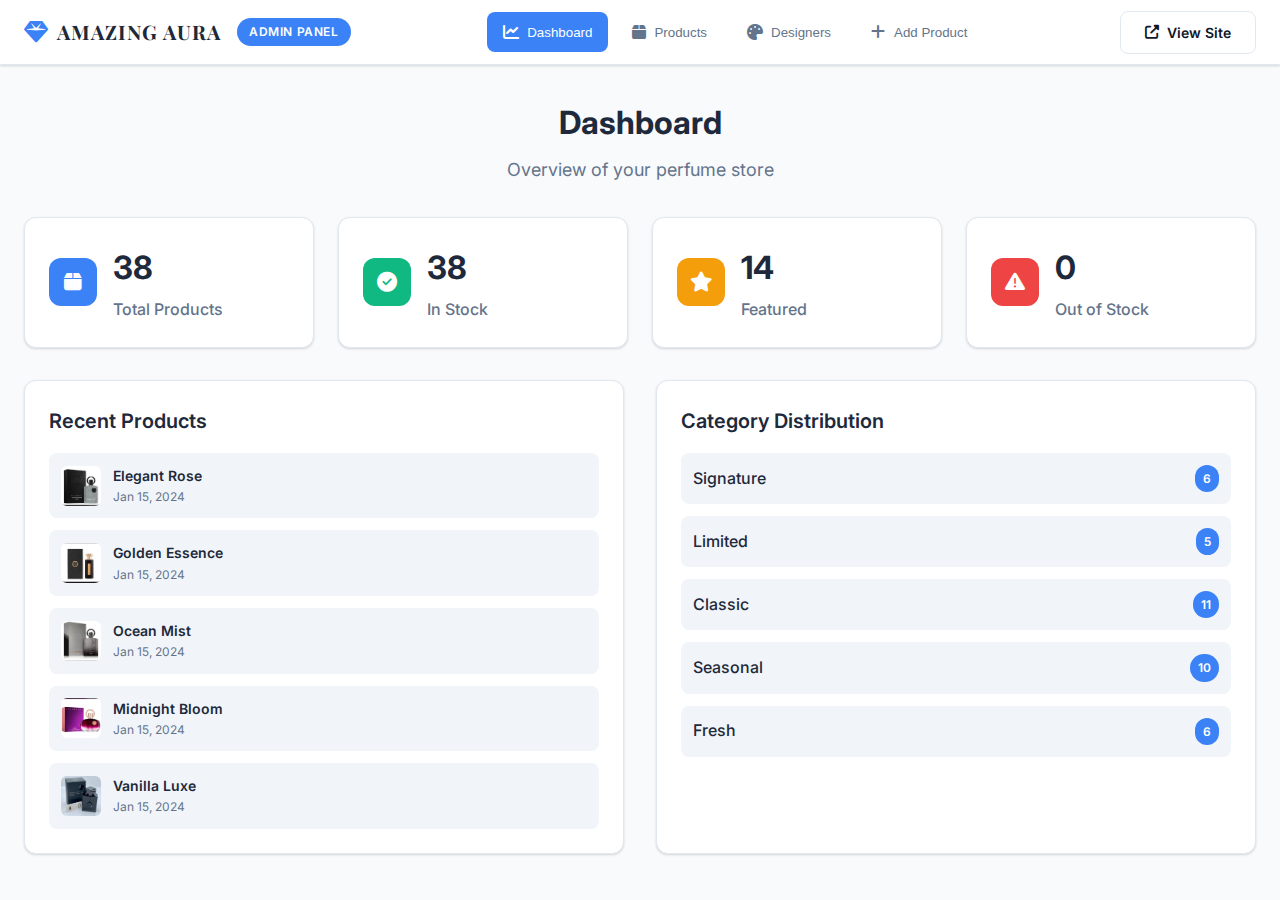
<file: admin.html>
<!DOCTYPE html>
<html lang="en">
<head>
    <meta charset="UTF-8">
    <meta name="viewport" content="width=device-width, initial-scale=1.0">
    <title>Admin Panel - Amazing Aura Perfumes</title>
    <meta name="description" content="Admin panel for managing Amazing Aura Perfumes products and inventory.">
    
    <!-- Fonts -->
    <link rel="preconnect" href="https://fonts.googleapis.com">
    <link rel="preconnect" href="https://fonts.gstatic.com" crossorigin>
    <link href="https://fonts.googleapis.com/css2?family=Playfair+Display:wght@400;500;600;700&family=Inter:wght@300;400;500;600;700&display=swap" rel="stylesheet">
    
    <!-- Icons -->
    <link rel="stylesheet" href="https://cdnjs.cloudflare.com/ajax/libs/font-awesome/6.4.0/css/all.min.css">
    
    <!-- CSS -->
    <link rel="stylesheet" href="assets/css/style.css">
    <link rel="stylesheet" href="assets/css/admin.css">
</head>
<body class="admin-body">
    <!-- Admin Header -->
    <header class="admin-header">
        <div class="admin-container">
            <div class="admin-brand">
                <a href="index.html" class="brand-logo">
                    <i class="fas fa-gem"></i>
                    <span>AMAZING AURA</span>
                </a>
                <span class="admin-badge">Admin Panel</span>
            </div>
            
            <div class="admin-nav">
                <button class="nav-btn active" data-section="dashboard">
                    <i class="fas fa-chart-line"></i>
                    <span>Dashboard</span>
                </button>
                <button class="nav-btn" data-section="products">
                    <i class="fas fa-box"></i>
                    <span>Products</span>
                </button>
                <button class="nav-btn" data-section="designers">
                    <i class="fas fa-palette"></i>
                    <span>Designers</span>
                </button>
                <button class="nav-btn" data-section="add-product">
                    <i class="fas fa-plus"></i>
                    <span>Add Product</span>
                </button>
            </div>
            
            <div class="admin-actions">
                <button class="btn btn-outline" onclick="window.open('index.html', '_blank')">
                    <i class="fas fa-external-link-alt"></i>
                    <span>View Site</span>
                </button>
            </div>
        </div>
    </header>

    <!-- Admin Content -->
    <main class="admin-main">
        <!-- Dashboard Section -->
        <section class="admin-section active" id="dashboard">
            <div class="admin-container">
                <div class="section-header">
                    <h1>Dashboard</h1>
                    <p>Overview of your perfume store</p>
                </div>
                
                <div class="stats-grid">
                    <div class="stat-card">
                        <div class="stat-icon">
                            <i class="fas fa-box"></i>
                        </div>
                        <div class="stat-content">
                            <h3 id="totalProducts">0</h3>
                            <p>Total Products</p>
                        </div>
                    </div>
                    
                    <div class="stat-card">
                        <div class="stat-icon">
                            <i class="fas fa-check-circle"></i>
                        </div>
                        <div class="stat-content">
                            <h3 id="inStockProducts">0</h3>
                            <p>In Stock</p>
                        </div>
                    </div>
                    
                    <div class="stat-card">
                        <div class="stat-icon">
                            <i class="fas fa-star"></i>
                        </div>
                        <div class="stat-content">
                            <h3 id="featuredProducts">0</h3>
                            <p>Featured</p>
                        </div>
                    </div>
                    
                    <div class="stat-card">
                        <div class="stat-icon">
                            <i class="fas fa-exclamation-triangle"></i>
                        </div>
                        <div class="stat-content">
                            <h3 id="outOfStockProducts">0</h3>
                            <p>Out of Stock</p>
                        </div>
                    </div>
                </div>
                
                <div class="dashboard-grid">
                    <div class="dashboard-card">
                        <h3>Recent Products</h3>
                        <div class="recent-products" id="recentProducts">
                            <!-- Recent products will be loaded here -->
                        </div>
                    </div>
                    
                    <div class="dashboard-card">
                        <h3>Category Distribution</h3>
                        <div class="category-chart" id="categoryChart">
                            <!-- Category chart will be loaded here -->
                        </div>
                    </div>
                </div>
            </div>
        </section>

        <!-- Products Section -->
        <section class="admin-section" id="products">
            <div class="admin-container">
                <div class="section-header">
                    <h1>Products</h1>
                    <p>Manage your perfume collection</p>
                </div>
                
                <div class="products-controls">
                    <div class="search-box">
                        <input type="text" id="productSearch" placeholder="Search products...">
                        <i class="fas fa-search"></i>
                    </div>
                    
                    <div class="filter-controls">
                        <select id="categoryFilter">
                            <option value="">All Categories</option>
                            <option value="signature">Signature</option>
                            <option value="limited">Limited Edition</option>
                            <option value="classic">Classic</option>
                            <option value="fresh">Fresh</option>
                            <option value="seasonal">Seasonal</option>
                        </select>
                        
                        <select id="stockFilter">
                            <option value="">All Stock Status</option>
                            <option value="in-stock">In Stock</option>
                            <option value="out-of-stock">Out of Stock</option>
                        </select>
                    </div>
                </div>
                
                <div class="products-table-container">
                    <table class="products-table">
                        <thead>
                            <tr>
                                <th>Image</th>
                                <th>Name</th>
                                <th>Designer</th>
                                <th>Category</th>
                                <th>Contact</th>
                                <th>Stock</th>
                                <th>Rating</th>
                                <th>Actions</th>
                            </tr>
                        </thead>
                        <tbody id="productsTableBody">
                            <!-- Products will be loaded here -->
                        </tbody>
                    </table>
                </div>
            </div>
        </section>

        <!-- Designers Section -->
        <section class="admin-section" id="designers">
            <div class="admin-container">
                <div class="section-header">
                    <h1>Designers</h1>
                    <p>Manage perfume designers</p>
                </div>
                
                <div class="designers-controls">
                    <div class="search-box">
                        <input type="text" id="designerSearch" placeholder="Search designers...">
                        <i class="fas fa-search"></i>
                    </div>
                    
                    <button class="btn btn-primary" onclick="adminPanel.showAddDesignerModal()">
                        <i class="fas fa-plus"></i>
                        <span>Add Designer</span>
                    </button>
                </div>
                
                <div class="designers-grid" id="designersGrid">
                    <!-- Designers will be loaded here -->
                </div>
            </div>
        </section>

        <!-- Add Product Section -->
        <section class="admin-section" id="add-product">
            <div class="admin-container">
                <div class="section-header">
                    <h1>Add New Product</h1>
                    <p>Create a new perfume product</p>
                </div>
                
                <form class="product-form" id="addProductForm">
                    <div class="form-grid">
                        <div class="form-section">
                            <h3>Basic Information</h3>
                            
                            <div class="form-group">
                                <label for="productName">Product Name *</label>
                                <input type="text" id="productName" name="name" required>
                            </div>
                            
                            <div class="form-group">
                                <label for="productCategory">Category *</label>
                                <select id="productCategory" name="category" required>
                                    <option value="">Select Category</option>
                                    <option value="signature">Signature Collection</option>
                                    <option value="limited">Limited Edition</option>
                                    <option value="classic">Classic Collection</option>
                                    <option value="fresh">Fresh Collection</option>
                                    <option value="seasonal">Seasonal Collection</option>
                                </select>
                            </div>
                            
                            <div class="form-group">
                                <label for="productDesigner">Designer *</label>
                                <select id="productDesigner" name="designer" required>
                                    <option value="">Select Designer</option>
                                </select>
                            </div>
                            
                            <div class="form-group">
                                <label for="productDescription">Description *</label>
                                <textarea id="productDescription" name="description" rows="4" required></textarea>
                            </div>
                            
                            <div class="form-group">
                                <label for="productGender">Gender</label>
                                <select id="productGender" name="gender">
                                    <option value="unisex">Unisex</option>
                                    <option value="men">Men</option>
                                    <option value="women">Women</option>
                                </select>
                            </div>
                        </div>
                        
                        <div class="form-section">
                            <h3>Contact Information</h3>
                            
                            <div class="contact-info">
                                <p><strong>WhatsApp:</strong> 07068045006</p>
                                <p><strong>Email:</strong> amazingperfume.ng@gmail.com</p>
                                <p><em>Customers will contact via WhatsApp for pricing</em></p>
                            </div>
                        </div>
                        
                        <div class="form-section">
                            <h3>Images</h3>
                            
                            <div class="form-group">
                                <label for="productImages">Product Images</label>
                                <div class="image-upload-area" id="imageUploadArea">
                                    <div class="upload-placeholder">
                                        <i class="fas fa-cloud-upload-alt"></i>
                                        <p>Drag & drop images here or click to browse</p>
                                        <span>Supports: JPG, PNG, WEBP (Max 5MB each)</span>
                                    </div>
                                    <input type="file" id="imageUpload" multiple accept="image/*" style="display: none;">
                                    <div class="uploaded-images" id="uploadedImages"></div>
                                </div>
                            </div>
                        </div>
                        
                        <div class="form-section">
                            <h3>Fragrance Notes</h3>
                            
                            <div class="notes-grid">
                                <div class="form-group">
                                    <label for="topNotes">Top Notes</label>
                                    <input type="text" id="topNotes" name="topNotes" placeholder="e.g., Bergamot, Lemon, Orange">
                                </div>
                                
                                <div class="form-group">
                                    <label for="heartNotes">Heart Notes</label>
                                    <input type="text" id="heartNotes" name="heartNotes" placeholder="e.g., Rose, Jasmine, Vanilla">
                                </div>
                                
                                <div class="form-group">
                                    <label for="baseNotes">Base Notes</label>
                                    <input type="text" id="baseNotes" name="baseNotes" placeholder="e.g., Sandalwood, Musk, Amber">
                                </div>
                            </div>
                        </div>
                        
                        <div class="form-section">
                            <h3>Additional Details</h3>
                            
                            <div class="details-grid">
                                <div class="form-group">
                                    <label for="productIntensity">Intensity</label>
                                    <select id="productIntensity" name="intensity">
                                        <option value="light">Light</option>
                                        <option value="moderate">Moderate</option>
                                        <option value="strong">Strong</option>
                                    </select>
                                </div>
                                
                                
                                <div class="form-group">
                                    <label for="productSillage">Sillage</label>
                                    <select id="productSillage" name="sillage">
                                        <option value="light">Light</option>
                                        <option value="moderate">Moderate</option>
                                        <option value="heavy">Heavy</option>
                                    </select>
                                </div>
                            </div>
                            
                            <div class="checkbox-group">
                                <label class="checkbox-label">
                                    <input type="checkbox" name="featured">
                                    <span class="checkmark"></span>
                                    Featured Product
                                </label>
                                
                                <label class="checkbox-label">
                                    <input type="checkbox" name="inStock" checked>
                                    <span class="checkmark"></span>
                                    In Stock
                                </label>
                            </div>
                            
                            <div class="form-group">
                                <label for="productBadge">Badge (Optional)</label>
                                <input type="text" id="productBadge" name="badge" placeholder="e.g., New, Bestseller, Limited">
                            </div>
                        </div>
                    </div>
                    
                    <div class="form-actions">
                        <button type="button" class="btn btn-outline" onclick="document.getElementById('addProductForm').reset()">
                            <i class="fas fa-undo"></i>
                            <span>Reset Form</span>
                        </button>
                        <button type="submit" class="btn btn-primary">
                            <i class="fas fa-plus"></i>
                            <span>Add Product</span>
                        </button>
                    </div>
                </form>
            </div>
        </section>


    </main>

    <!-- Mobile Navigation -->
    <nav class="mobile-nav">
        <div class="mobile-nav-container">
            <button class="mobile-nav-btn active" data-section="dashboard">
                <i class="fas fa-chart-line"></i>
                <span>Dashboard</span>
            </button>
            <button class="mobile-nav-btn" data-section="products">
                <i class="fas fa-box"></i>
                <span>Products</span>
            </button>
            <button class="mobile-nav-btn" data-section="designers">
                <i class="fas fa-palette"></i>
                <span>Designers</span>
            </button>
            <button class="mobile-nav-btn" data-section="add-product">
                <i class="fas fa-plus"></i>
                <span>Add</span>
            </button>
        </div>
    </nav>

    <!-- Edit Product Modal -->
    <div class="modal" id="editProductModal">
        <div class="modal-overlay"></div>
        <div class="modal-content">
            <div class="modal-header">
                <h2>Edit Product</h2>
                <button class="modal-close" onclick="closeEditModal()">
                    <i class="fas fa-times"></i>
                </button>
            </div>
            <div class="modal-body">
                <form id="editProductForm">
                    <!-- Edit form will be populated dynamically -->
                </form>
            </div>
        </div>
    </div>

    <!-- Delete Confirmation Modal -->
    <div class="modal" id="deleteModal">
        <div class="modal-overlay"></div>
        <div class="modal-content">
            <div class="modal-header">
                <h2>Confirm Delete</h2>
                <button class="modal-close" onclick="closeDeleteModal()">
                    <i class="fas fa-times"></i>
                </button>
            </div>
            <div class="modal-body">
                <p>Are you sure you want to delete this product? This action cannot be undone.</p>
                <div class="modal-actions">
                    <button class="btn btn-outline" onclick="closeDeleteModal()">Cancel</button>
                    <button class="btn btn-danger" id="confirmDeleteBtn">Delete Product</button>
                </div>
            </div>
        </div>
    </div>

    <!-- Add Designer Modal -->
    <div class="modal" id="addDesignerModal">
        <div class="modal-overlay"></div>
        <div class="modal-content">
            <div class="modal-header">
                <h2>Add Designer</h2>
                <button class="modal-close" onclick="adminPanel.closeDesignerModal()">
                    <i class="fas fa-times"></i>
                </button>
            </div>
            <div class="modal-body">
                <form id="addDesignerForm">
                    <div class="form-group">
                        <label for="designerName">Designer Name *</label>
                        <input type="text" id="designerName" name="name" required>
                    </div>
                    <div class="modal-actions">
                        <button type="button" class="btn btn-outline" onclick="adminPanel.closeDesignerModal()">Cancel</button>
                        <button type="submit" class="btn btn-primary">Add Designer</button>
                    </div>
                </form>
            </div>
        </div>
    </div>

    <!-- Scripts -->
    <script src="assets/js/database.js"></script>
    <script src="assets/js/admin.js"></script>
</body>
</html>
</file>
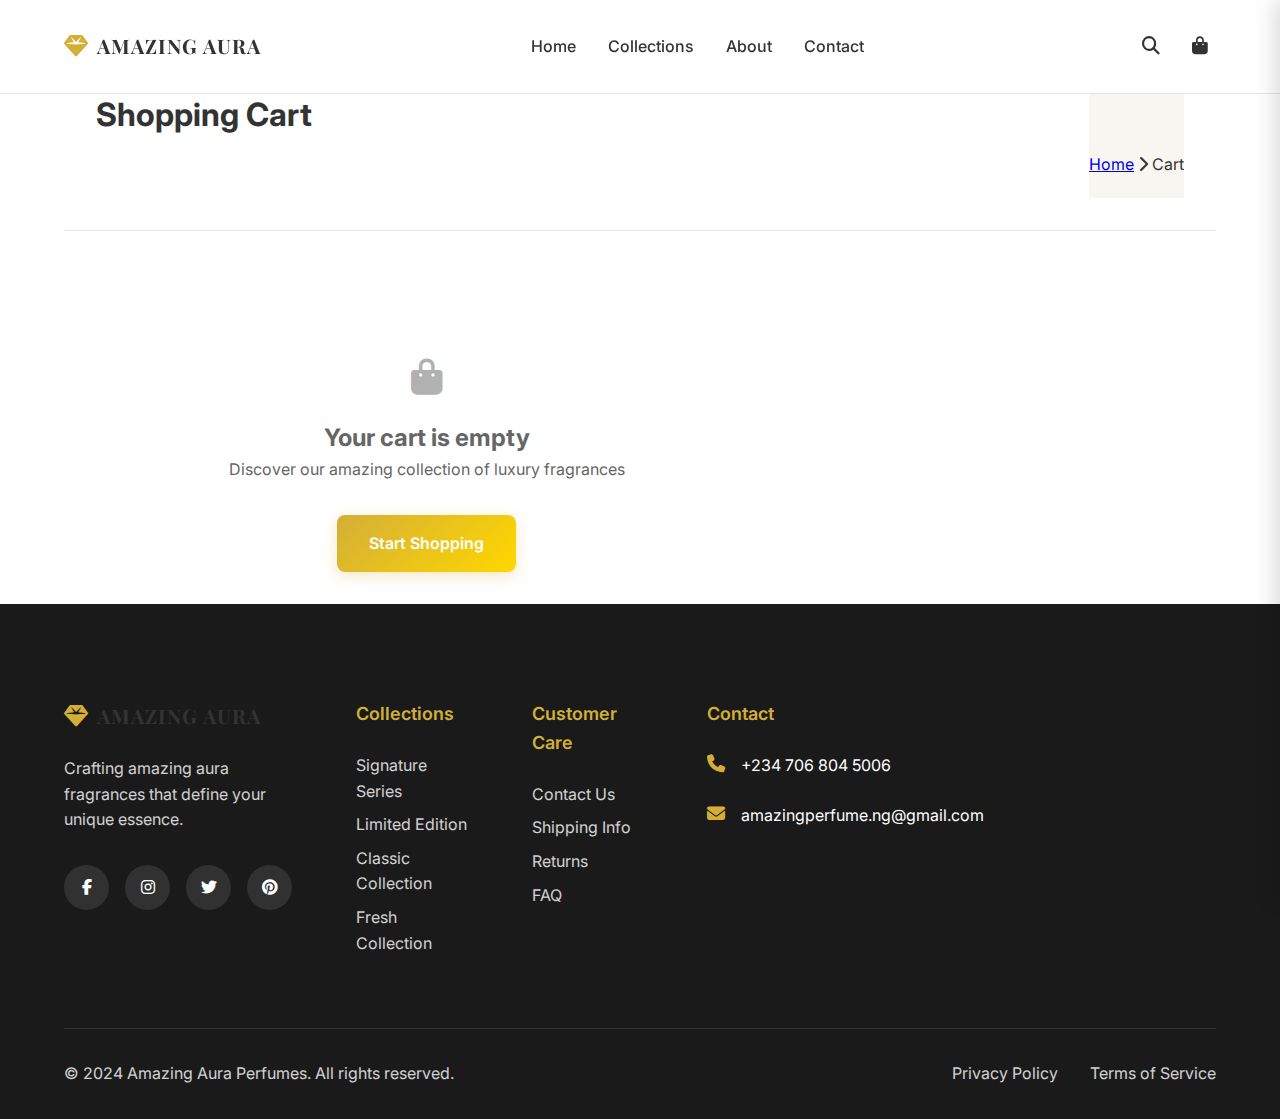
<file: cart.html>
<!DOCTYPE html>
<html lang="en">
<head>
    <meta charset="UTF-8">
    <meta name="viewport" content="width=device-width, initial-scale=1.0">
    <title>Shopping Cart - Amazing Aura Perfumes</title>
    <meta name="description" content="Review your selected fragrances and proceed to order via WhatsApp.">
    
    <!-- Fonts -->
    <link rel="preconnect" href="https://fonts.googleapis.com">
    <link rel="preconnect" href="https://fonts.gstatic.com" crossorigin>
    <link href="https://fonts.googleapis.com/css2?family=Playfair+Display:wght@400;500;600;700&family=Inter:wght@300;400;500;600;700&display=swap" rel="stylesheet">
    
    <!-- Icons -->
    <link rel="stylesheet" href="https://cdnjs.cloudflare.com/ajax/libs/font-awesome/6.4.0/css/all.min.css">
    
    <!-- CSS -->
    <link rel="stylesheet" href="assets/css/style.css">
    <link rel="stylesheet" href="assets/css/cart.css">
</head>
<body>
    <!-- Navigation -->
    <nav class="navbar" id="navbar">
        <div class="nav-container">
            <div class="nav-brand">
                <a href="index.html" class="brand-logo">
                    <i class="fas fa-gem"></i>
                    <span>AMAZING AURA</span>
                </a>
            </div>
            
            <div class="nav-menu" id="navMenu">
                <ul class="nav-list">
                    <li class="nav-item">
                        <a href="index.html" class="nav-link">Home</a>
                    </li>
                    <li class="nav-item">
                        <a href="shop.html" class="nav-link">Collections</a>
                    </li>
                    <li class="nav-item">
                        <a href="about.html" class="nav-link">About</a>
                    </li>
                    <li class="nav-item">
                        <a href="contact.html" class="nav-link">Contact</a>
                    </li>
                </ul>
            </div>
            
            <div class="nav-actions">
                <button class="search-btn" id="searchBtn">
                    <i class="fas fa-search"></i>
                </button>
                <a href="cart.html" class="cart-btn active" id="cartBtn">
                    <i class="fas fa-shopping-bag"></i>
                    <span class="cart-count">0</span>
                </a>
                <button class="menu-toggle" id="menuToggle">
                    <span></span>
                    <span></span>
                    <span></span>
                </button>
            </div>
        </div>
    </nav>

    <!-- Cart Content -->
    <section class="cart-section">
        <div class="container">
            <div class="cart-header">
                <h1>Shopping Cart</h1>
                <div class="breadcrumb">
                    <a href="index.html">Home</a>
                    <i class="fas fa-chevron-right"></i>
                    <span>Cart</span>
                </div>
            </div>

            <div class="cart-content" id="cartPageContent">
                <div class="empty-cart">
                    <i class="fas fa-shopping-bag"></i>
                    <h2>Your cart is empty</h2>
                    <p>Discover our amazing collection of luxury fragrances</p>
                    <a href="shop.html" class="btn btn-primary">Start Shopping</a>
                </div>
            </div>
        </div>
    </section>

    <!-- Footer -->
    <footer class="footer">
        <div class="container">
            <div class="footer-content">
                <div class="footer-section brand-section">
                    <div class="footer-brand">
                        <a href="index.html" class="brand-logo">
                            <i class="fas fa-gem"></i>
                            <span>AMAZING AURA</span>
                        </a>
                    </div>
                    <p class="footer-description">
                        Crafting amazing aura fragrances that define your unique essence.
                    </p>
                    <div class="social-links">
                        <a href="#" class="social-link"><i class="fab fa-facebook-f"></i></a>
                        <a href="#" class="social-link"><i class="fab fa-instagram"></i></a>
                        <a href="#" class="social-link"><i class="fab fa-twitter"></i></a>
                        <a href="#" class="social-link"><i class="fab fa-pinterest"></i></a>
                    </div>
                </div>
                
                <div class="footer-section">
                    <h4 class="footer-title">Collections</h4>
                    <ul class="footer-links">
                        <li><a href="shop.html?filter=signature">Signature Series</a></li>
                        <li><a href="shop.html?filter=limited">Limited Edition</a></li>
                        <li><a href="shop.html?filter=classic">Classic Collection</a></li>
                        <li><a href="shop.html?filter=fresh">Fresh Collection</a></li>
                    </ul>
                </div>
                
                <div class="footer-section">
                    <h4 class="footer-title">Customer Care</h4>
                    <ul class="footer-links">
                        <li><a href="contact.html">Contact Us</a></li>
                        <li><a href="#shipping">Shipping Info</a></li>
                        <li><a href="#returns">Returns</a></li>
                        <li><a href="#faq">FAQ</a></li>
                    </ul>
                </div>
                
                <div class="footer-section contact-section">
                    <h4 class="footer-title">Contact</h4>
                    <div class="contact-info">
                        <div class="contact-item">
                            <i class="fas fa-phone"></i>
                            <span>+234 706 804 5006</span>
                        </div>
                        <div class="contact-item">
                            <i class="fas fa-envelope"></i>
                            <span>amazingperfume.ng@gmail.com</span>
                        </div>
                    </div>
                </div>
            </div>
            
            <div class="footer-bottom">
                <div class="footer-bottom-content">
                    <p class="copyright">&copy; 2024 Amazing Aura Perfumes. All rights reserved.</p>
                    <div class="footer-legal">
                        <a href="#privacy">Privacy Policy</a>
                        <a href="#terms">Terms of Service</a>
                    </div>
                </div>
            </div>
        </div>
    </footer>

    <!-- Scripts -->
    <script src="assets/js/database.js"></script>
    <script src="assets/js/cart.js"></script>
    <script src="assets/js/main.js"></script>
    <script>
        // Cart page specific functionality
        class CartPage {
            constructor() {
                this.init();
            }

            init() {
                this.loadCartItems();
                this.bindEvents();
            }

            loadCartItems() {
                const cartContent = document.getElementById('cartPageContent');
                const cart = JSON.parse(localStorage.getItem('amazingaura_cart') || '[]');

                if (cart.length === 0) {
                    cartContent.innerHTML = `
                        <div class="empty-cart">
                            <i class="fas fa-shopping-bag"></i>
                            <h2>Your cart is empty</h2>
                            <p>Discover our amazing collection of luxury fragrances</p>
                            <a href="shop.html" class="btn btn-primary">Start Shopping</a>
                        </div>
                    `;
                } else {
                    const cartItems = cart.map(item => `
                        <div class="cart-item">
                            <div class="item-image">
                                <img src="${item.image}" alt="${item.name}">
                            </div>
                            <div class="item-details">
                                <h3>${item.name}</h3>
                                <p class="item-size">Size: ${item.size}</p>
                                <div class="quantity-controls">
                                    <button class="qty-btn minus" data-id="${item.id}" data-size="${item.size}">-</button>
                                    <span class="quantity">${item.quantity}</span>
                                    <button class="qty-btn plus" data-id="${item.id}" data-size="${item.size}">+</button>
                                </div>
                            </div>
                            <div class="item-actions">
                                <button class="remove-item" data-id="${item.id}" data-size="${item.size}">
                                    <i class="fas fa-trash"></i>
                                </button>
                            </div>
                        </div>
                    `).join('');

                    const totalItems = cart.reduce((sum, item) => sum + item.quantity, 0);

                    cartContent.innerHTML = `
                        <div class="cart-items">
                            ${cartItems}
                        </div>
                        <div class="cart-summary">
                            <div class="summary-details">
                                <h3>Order Summary</h3>
                                <div class="summary-line">
                                    <span>Items (${totalItems}):</span>
                                    <span>Contact for Price</span>
                                </div>
                                <div class="summary-line">
                                    <span>Delivery:</span>
                                    <span>Available in Nigeria</span>
                                </div>
                                <div class="whatsapp-info">
                                    <p><i class="fab fa-whatsapp"></i> Order via WhatsApp for instant response</p>
                                </div>
                            </div>
                            <div class="checkout-actions">
                                <button class="btn btn-primary whatsapp-checkout" id="whatsappCheckout">
                                    <i class="fab fa-whatsapp"></i>
                                    <span>Order via WhatsApp</span>
                                </button>
                                <a href="shop.html" class="btn btn-outline">Continue Shopping</a>
                            </div>
                        </div>
                    `;
                }
            }

            bindEvents() {
                document.addEventListener('click', (e) => {
                    if (e.target.closest('.qty-btn.plus')) {
                        const btn = e.target.closest('.qty-btn.plus');
                        this.updateQuantity(btn.dataset.id, btn.dataset.size, 1);
                    }
                    
                    if (e.target.closest('.qty-btn.minus')) {
                        const btn = e.target.closest('.qty-btn.minus');
                        this.updateQuantity(btn.dataset.id, btn.dataset.size, -1);
                    }
                    
                    if (e.target.closest('.remove-item')) {
                        const btn = e.target.closest('.remove-item');
                        this.removeItem(btn.dataset.id, btn.dataset.size);
                    }
                    
                    if (e.target.closest('#whatsappCheckout')) {
                        this.proceedToWhatsApp();
                    }
                });
            }

            updateQuantity(productId, size, change) {
                let cart = JSON.parse(localStorage.getItem('amazingaura_cart') || '[]');
                const itemIndex = cart.findIndex(item => item.id === productId && item.size === size);
                
                if (itemIndex > -1) {
                    cart[itemIndex].quantity += change;
                    if (cart[itemIndex].quantity <= 0) {
                        cart.splice(itemIndex, 1);
                    }
                    localStorage.setItem('amazingaura_cart', JSON.stringify(cart));
                    this.loadCartItems();
                    window.cartSystem.updateCartCount();
                }
            }

            removeItem(productId, size) {
                let cart = JSON.parse(localStorage.getItem('amazingaura_cart') || '[]');
                cart = cart.filter(item => !(item.id === productId && item.size === size));
                localStorage.setItem('amazingaura_cart', JSON.stringify(cart));
                this.loadCartItems();
                window.cartSystem.updateCartCount();
            }

            proceedToWhatsApp() {
                const cart = JSON.parse(localStorage.getItem('amazingaura_cart') || '[]');
                if (cart.length === 0) return;

                const phoneNumber = '2347068045006';
                let message = 'Hello Amazing Aura Perfumes! 🌟\\n\\nI am interested in ordering these beautiful fragrances:\\n\\n';
                
                cart.forEach((item, index) => {
                    message += `${index + 1}. *${item.name}* (Size: ${item.size})\\n   Quantity: ${item.quantity} bottle(s)\\n\\n`;
                });
                
                message += 'Could you please provide:\\n';
                message += '• Total price for these items\\n';
                message += '• Current availability\\n';
                message += '• Delivery options to my location\\n\\n';
                message += 'Thank you! Looking forward to your response. 😊';
                
                const whatsappUrl = `https://wa.me/${phoneNumber}?text=${encodeURIComponent(message)}`;
                window.open(whatsappUrl, '_blank');
            }
        }

        // Initialize cart page
        document.addEventListener('DOMContentLoaded', () => {
            new CartPage();
        });
    </script>
</body>
</html>
</file>
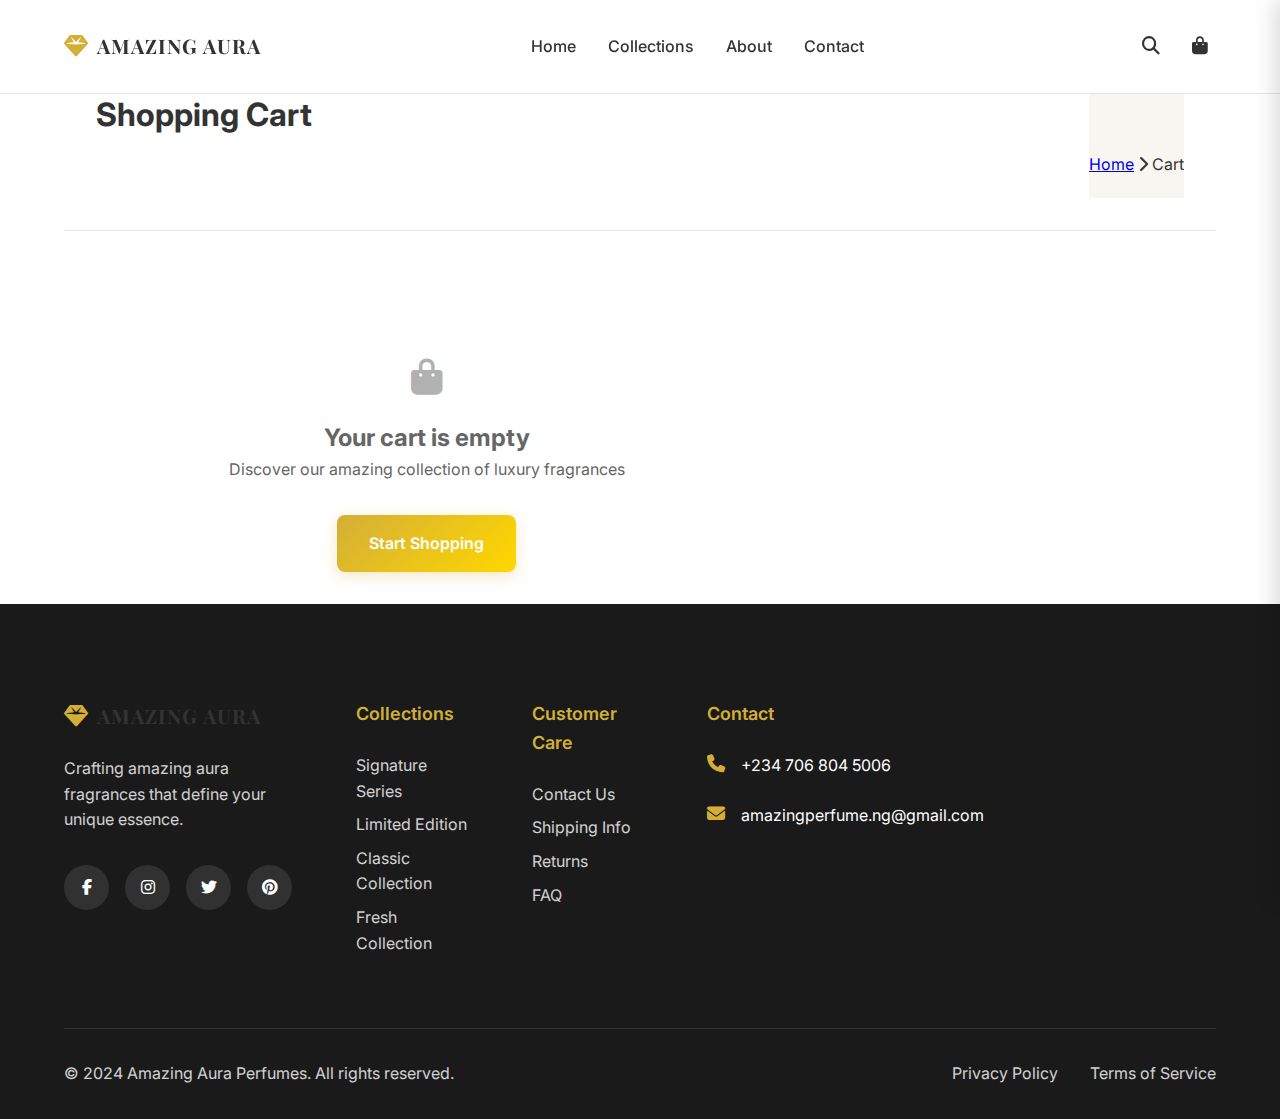
<file: checkout.html>
<!DOCTYPE html>
<html lang="en">
<head>
    <meta charset="UTF-8">
    <meta name="viewport" content="width=device-width, initial-scale=1.0">
    <title>Checkout - Amazing Aura Perfumes</title>
    <meta name="description" content="Complete your luxury fragrance purchase with secure checkout.">
    
    <!-- Fonts -->
    <link rel="preconnect" href="https://fonts.googleapis.com">
    <link rel="preconnect" href="https://fonts.gstatic.com" crossorigin>
    <link href="https://fonts.googleapis.com/css2?family=Playfair+Display:wght@400;500;600;700&family=Inter:wght@300;400;500;600;700&display=swap" rel="stylesheet">
    
    <!-- Icons -->
    <link rel="stylesheet" href="https://cdnjs.cloudflare.com/ajax/libs/font-awesome/6.4.0/css/all.min.css">
    
    <!-- CSS -->
    <link rel="stylesheet" href="assets/css/style.css">
    <link rel="stylesheet" href="assets/css/checkout.css">
</head>
<body>
    <!-- Navigation -->
    <nav class="navbar" id="navbar">
        <div class="nav-container">
            <div class="nav-brand">
                <a href="index.html" class="brand-logo">
                    <i class="fas fa-gem"></i>
                    <span>AMAZING AURA</span>
                </a>
            </div>
            
            <div class="checkout-progress">
                <div class="progress-step active">
                    <div class="step-number">1</div>
                    <span>Checkout</span>
                </div>
                <div class="progress-line"></div>
                <div class="progress-step">
                    <div class="step-number">2</div>
                    <span>Payment</span>
                </div>
                <div class="progress-line"></div>
                <div class="progress-step">
                    <div class="step-number">3</div>
                    <span>Complete</span>
                </div>
            </div>
            
            <div class="nav-actions">
                <a href="cart.html" class="cart-btn" id="cartBtn">
                    <i class="fas fa-shopping-bag"></i>
                    <span class="cart-count">0</span>
                </a>
            </div>
        </div>
    </nav>

    <!-- Checkout Page -->
    <section class="checkout-page">
        <div class="container">
            <div class="checkout-layout">
                <!-- Checkout Form -->
                <div class="checkout-form-section">
                    <div class="form-header">
                        <h1>Secure Checkout</h1>
                        <p>Complete your order with confidence</p>
                    </div>

                    <form class="checkout-form" id="checkoutForm">
                        <!-- Contact Information -->
                        <div class="form-section">
                            <h2 class="section-title">
                                <i class="fas fa-user"></i>
                                Contact Information
                            </h2>
                            
                            <div class="form-grid">
                                <div class="form-group">
                                    <label for="email">Email Address *</label>
                                    <input type="email" id="email" name="email" required>
                                </div>
                                
                                <div class="form-group">
                                    <label for="phone">Phone Number</label>
                                    <input type="tel" id="phone" name="phone">
                                </div>
                            </div>
                            
                            <div class="form-options">
                                <label class="checkbox-label">
                                    <input type="checkbox" name="newsletter">
                                    <span class="checkmark"></span>
                                    Subscribe to our newsletter for exclusive offers
                                </label>
                            </div>
                        </div>

                        <!-- Shipping Address -->
                        <div class="form-section">
                            <h2 class="section-title">
                                <i class="fas fa-truck"></i>
                                Shipping Address
                            </h2>
                            
                            <div class="form-grid">
                                <div class="form-group">
                                    <label for="firstName">First Name *</label>
                                    <input type="text" id="firstName" name="firstName" required>
                                </div>
                                
                                <div class="form-group">
                                    <label for="lastName">Last Name *</label>
                                    <input type="text" id="lastName" name="lastName" required>
                                </div>
                            </div>
                            
                            <div class="form-group">
                                <label for="address">Street Address *</label>
                                <input type="text" id="address" name="address" required>
                            </div>
                            
                            <div class="form-group">
                                <label for="apartment">Apartment, suite, etc. (optional)</label>
                                <input type="text" id="apartment" name="apartment">
                            </div>
                            
                            <div class="form-grid">
                                <div class="form-group">
                                    <label for="city">City *</label>
                                    <input type="text" id="city" name="city" required>
                                </div>
                                
                                <div class="form-group">
                                    <label for="state">State *</label>
                                    <select id="state" name="state" required>
                                        <option value="">Select State</option>
                                        <option value="AL">Alabama</option>
                                        <option value="AK">Alaska</option>
                                        <option value="AZ">Arizona</option>
                                        <option value="AR">Arkansas</option>
                                        <option value="CA">California</option>
                                        <option value="CO">Colorado</option>
                                        <option value="CT">Connecticut</option>
                                        <option value="DE">Delaware</option>
                                        <option value="FL">Florida</option>
                                        <option value="GA">Georgia</option>
                                        <option value="HI">Hawaii</option>
                                        <option value="ID">Idaho</option>
                                        <option value="IL">Illinois</option>
                                        <option value="IN">Indiana</option>
                                        <option value="IA">Iowa</option>
                                        <option value="KS">Kansas</option>
                                        <option value="KY">Kentucky</option>
                                        <option value="LA">Louisiana</option>
                                        <option value="ME">Maine</option>
                                        <option value="MD">Maryland</option>
                                        <option value="MA">Massachusetts</option>
                                        <option value="MI">Michigan</option>
                                        <option value="MN">Minnesota</option>
                                        <option value="MS">Mississippi</option>
                                        <option value="MO">Missouri</option>
                                        <option value="MT">Montana</option>
                                        <option value="NE">Nebraska</option>
                                        <option value="NV">Nevada</option>
                                        <option value="NH">New Hampshire</option>
                                        <option value="NJ">New Jersey</option>
                                        <option value="NM">New Mexico</option>
                                        <option value="NY">New York</option>
                                        <option value="NC">North Carolina</option>
                                        <option value="ND">North Dakota</option>
                                        <option value="OH">Ohio</option>
                                        <option value="OK">Oklahoma</option>
                                        <option value="OR">Oregon</option>
                                        <option value="PA">Pennsylvania</option>
                                        <option value="RI">Rhode Island</option>
                                        <option value="SC">South Carolina</option>
                                        <option value="SD">South Dakota</option>
                                        <option value="TN">Tennessee</option>
                                        <option value="TX">Texas</option>
                                        <option value="UT">Utah</option>
                                        <option value="VT">Vermont</option>
                                        <option value="VA">Virginia</option>
                                        <option value="WA">Washington</option>
                                        <option value="WV">West Virginia</option>
                                        <option value="WI">Wisconsin</option>
                                        <option value="WY">Wyoming</option>
                                    </select>
                                </div>
                                
                                <div class="form-group">
                                    <label for="zipCode">ZIP Code *</label>
                                    <input type="text" id="zipCode" name="zipCode" required>
                                </div>
                            </div>
                        </div>

                        <!-- Shipping Method -->
                        <div class="form-section">
                            <h2 class="section-title">
                                <i class="fas fa-shipping-fast"></i>
                                Shipping Method
                            </h2>
                            
                            <div class="shipping-options">
                                <label class="shipping-option">
                                    <input type="radio" name="shipping" value="standard" checked>
                                    <div class="option-content">
                                        <div class="option-header">
                                            <span class="option-name">Standard Shipping</span>
                                            <span class="option-price">FREE</span>
                                        </div>
                                        <p class="option-description">5-7 business days</p>
                                    </div>
                                </label>
                                
                                <label class="shipping-option">
                                    <input type="radio" name="shipping" value="express">
                                    <div class="option-content">
                                        <div class="option-header">
                                            <span class="option-name">Express Shipping</span>
                                            <span class="option-price">$9.99</span>
                                        </div>
                                        <p class="option-description">2-3 business days</p>
                                    </div>
                                </label>
                                
                                <label class="shipping-option">
                                    <input type="radio" name="shipping" value="overnight">
                                    <div class="option-content">
                                        <div class="option-header">
                                            <span class="option-name">Overnight Shipping</span>
                                            <span class="option-price">$24.99</span>
                                        </div>
                                        <p class="option-description">Next business day</p>
                                    </div>
                                </label>
                            </div>
                        </div>

                        <!-- Payment Method -->
                        <div class="form-section">
                            <h2 class="section-title">
                                <i class="fas fa-credit-card"></i>
                                Payment Information
                            </h2>
                            
                            <div class="payment-methods">
                                <label class="payment-method active">
                                    <input type="radio" name="payment" value="card" checked>
                                    <div class="method-content">
                                        <i class="fas fa-credit-card"></i>
                                        <span>Credit Card</span>
                                    </div>
                                </label>
                                
                                <label class="payment-method">
                                    <input type="radio" name="payment" value="paypal">
                                    <div class="method-content">
                                        <i class="fab fa-paypal"></i>
                                        <span>PayPal</span>
                                    </div>
                                </label>
                                
                                <label class="payment-method">
                                    <input type="radio" name="payment" value="apple">
                                    <div class="method-content">
                                        <i class="fab fa-apple-pay"></i>
                                        <span>Apple Pay</span>
                                    </div>
                                </label>
                            </div>
                            
                            <div class="payment-form" id="cardPaymentForm">
                                <div class="form-group">
                                    <label for="cardNumber">Card Number *</label>
                                    <input type="text" id="cardNumber" name="cardNumber" placeholder="1234 5678 9012 3456" required>
                                </div>
                                
                                <div class="form-grid">
                                    <div class="form-group">
                                        <label for="expiryDate">Expiry Date *</label>
                                        <input type="text" id="expiryDate" name="expiryDate" placeholder="MM/YY" required>
                                    </div>
                                    
                                    <div class="form-group">
                                        <label for="cvv">CVV *</label>
                                        <input type="text" id="cvv" name="cvv" placeholder="123" required>
                                    </div>
                                </div>
                                
                                <div class="form-group">
                                    <label for="cardName">Name on Card *</label>
                                    <input type="text" id="cardName" name="cardName" required>
                                </div>
                            </div>
                        </div>

                        <!-- Form Actions -->
                        <div class="form-actions">
                            <a href="cart.html" class="btn btn-outline">
                                <i class="fas fa-arrow-left"></i>
                                <span>Back to Cart</span>
                            </a>
                            <button type="submit" class="btn btn-primary">
                                <i class="fas fa-lock"></i>
                                <span>Complete Order</span>
                            </button>
                        </div>
                    </form>
                </div>

                <!-- Order Summary -->
                <div class="order-summary-section">
                    <div class="order-summary">
                        <h2>Order Summary</h2>
                        
                        <div class="order-items" id="orderItems">
                            <!-- Order items will be loaded here -->
                        </div>
                        
                        <div class="promo-section">
                            <div class="promo-input-group">
                                <input type="text" placeholder="Discount code" class="promo-input">
                                <button class="promo-apply">Apply</button>
                            </div>
                        </div>
                        
                        <div class="order-totals" id="orderTotals">
                            <!-- Order totals will be loaded here -->
                        </div>
                        
                        <div class="security-info">
                            <div class="security-item">
                                <i class="fas fa-shield-alt"></i>
                                <span>256-bit SSL encryption</span>
                            </div>
                            <div class="security-item">
                                <i class="fas fa-lock"></i>
                                <span>Secure payment processing</span>
                            </div>
                            <div class="security-item">
                                <i class="fas fa-undo"></i>
                                <span>30-day money-back guarantee</span>
                            </div>
                        </div>
                    </div>
                </div>
            </div>
        </div>
    </section>

    <!-- Success Modal -->
    <div class="modal" id="successModal">
        <div class="modal-overlay"></div>
        <div class="modal-content">
            <div class="success-content">
                <div class="success-icon">
                    <i class="fas fa-check-circle"></i>
                </div>
                <h2>Order Confirmed!</h2>
                <p>Thank you for your purchase. Your order has been successfully placed.</p>
                <div class="order-details">
                    <p><strong>Order Number:</strong> <span id="orderNumber">#AA-2024-001</span></p>
                    <p><strong>Estimated Delivery:</strong> <span id="deliveryDate">5-7 business days</span></p>
                </div>
                <div class="success-actions">
                    <button class="btn btn-primary" onclick="window.location.href='index.html'">Continue Shopping</button>
                    <button class="btn btn-outline" onclick="window.print()">Print Receipt</button>
                </div>
            </div>
        </div>
    </div>

    <!-- Scripts -->
    <script src="assets/js/database.js"></script>
    <script src="assets/js/cart.js"></script>
    <script src="assets/js/main.js"></script>
    <script>
        // Checkout Page Manager
        class CheckoutManager {
            constructor() {
                this.cart = [];
                this.shippingCost = 0;
                this.init();
            }

            init() {
                this.loadCartItems();
                this.bindEvents();
                this.updateOrderSummary();
            }

            bindEvents() {
                // Form submission
                document.getElementById('checkoutForm').addEventListener('submit', (e) => {
                    e.preventDefault();
                    this.processOrder();
                });

                // Payment method selection
                document.querySelectorAll('input[name="payment"]').forEach(input => {
                    input.addEventListener('change', (e) => {
                        this.updatePaymentForm(e.target.value);
                    });
                });

                // Shipping method selection
                document.querySelectorAll('input[name="shipping"]').forEach(input => {
                    input.addEventListener('change', (e) => {
                        this.updateShippingCost(e.target.value);
                    });
                });

                // Card number formatting
                const cardNumberInput = document.getElementById('cardNumber');
                if (cardNumberInput) {
                    cardNumberInput.addEventListener('input', (e) => {
                        let value = e.target.value.replace(/\s/g, '').replace(/[^0-9]/gi, '');
                        let formattedValue = value.match(/.{1,4}/g)?.join(' ') || value;
                        e.target.value = formattedValue;
                    });
                }

                // Expiry date formatting
                const expiryInput = document.getElementById('expiryDate');
                if (expiryInput) {
                    expiryInput.addEventListener('input', (e) => {
                        let value = e.target.value.replace(/\D/g, '');
                        if (value.length >= 2) {
                            value = value.substring(0, 2) + '/' + value.substring(2, 4);
                        }
                        e.target.value = value;
                    });
                }
            }

            loadCartItems() {
                this.cart = JSON.parse(localStorage.getItem('amazingaura_cart') || '[]');
                
                if (this.cart.length === 0) {
                    window.location.href = 'cart.html';
                    return;
                }

                this.displayOrderItems();
                this.updateCartCount();
            }

            displayOrderItems() {
                const orderItems = document.getElementById('orderItems');
                
                orderItems.innerHTML = this.cart.map(item => `
                    <div class="order-item">
                        <div class="item-image">
                            <img src="${item.image}" alt="${item.name}">
                            <span class="item-quantity">${item.quantity}</span>
                        </div>
                        <div class="item-details">
                            <h4>${item.name}</h4>
                            <p>${item.size}</p>
                        </div>
                        <div class="item-price">
                            $${(item.price * item.quantity).toFixed(2)}
                        </div>
                    </div>
                `).join('');
            }

            updateOrderSummary() {
                const subtotal = this.cart.reduce((sum, item) => sum + (item.price * item.quantity), 0);
                const tax = subtotal * 0.08;
                const total = subtotal + this.shippingCost + tax;

                const orderTotals = document.getElementById('orderTotals');
                orderTotals.innerHTML = `
                    <div class="total-line">
                        <span>Subtotal</span>
                        <span>$${subtotal.toFixed(2)}</span>
                    </div>
                    <div class="total-line">
                        <span>Shipping</span>
                        <span>${this.shippingCost === 0 ? 'FREE' : '$' + this.shippingCost.toFixed(2)}</span>
                    </div>
                    <div class="total-line">
                        <span>Tax</span>
                        <span>$${tax.toFixed(2)}</span>
                    </div>
                    <div class="total-line final-total">
                        <span><strong>Total</strong></span>
                        <span><strong>$${total.toFixed(2)}</strong></span>
                    </div>
                `;
            }

            updatePaymentForm(method) {
                document.querySelectorAll('.payment-method').forEach(pm => {
                    pm.classList.remove('active');
                });
                
                document.querySelector(`input[value="${method}"]`).closest('.payment-method').classList.add('active');
                
                const cardForm = document.getElementById('cardPaymentForm');
                if (method === 'card') {
                    cardForm.style.display = 'block';
                } else {
                    cardForm.style.display = 'none';
                }
            }

            updateShippingCost(method) {
                switch (method) {
                    case 'standard':
                        this.shippingCost = 0;
                        break;
                    case 'express':
                        this.shippingCost = 9.99;
                        break;
                    case 'overnight':
                        this.shippingCost = 24.99;
                        break;
                }
                this.updateOrderSummary();
            }

            updateCartCount() {
                const cartCount = document.querySelector('.cart-count');
                if (cartCount) {
                    const totalItems = this.cart.reduce((sum, item) => sum + item.quantity, 0);
                    cartCount.textContent = totalItems;
                    cartCount.style.display = totalItems > 0 ? 'block' : 'none';
                }
            }

            processOrder() {
                // Show loading state
                const submitBtn = document.querySelector('button[type="submit"]');
                const originalText = submitBtn.innerHTML;
                submitBtn.innerHTML = '<i class="fas fa-spinner fa-spin"></i> <span>Processing...</span>';
                submitBtn.disabled = true;

                // Simulate order processing
                setTimeout(() => {
                    this.completeOrder();
                }, 2000);
            }

            completeOrder() {
                // Generate order number
                const orderNumber = '#AA-' + new Date().getFullYear() + '-' + String(Math.floor(Math.random() * 10000)).padStart(3, '0');
                document.getElementById('orderNumber').textContent = orderNumber;

                // Calculate delivery date
                const deliveryDate = new Date();
                deliveryDate.setDate(deliveryDate.getDate() + 7);
                document.getElementById('deliveryDate').textContent = deliveryDate.toLocaleDateString('en-US', {
                    weekday: 'long',
                    year: 'numeric',
                    month: 'long',
                    day: 'numeric'
                });

                // Clear cart
                localStorage.removeItem('amazingaura_cart');

                // Show success modal
                document.getElementById('successModal').classList.add('active');
            }
        }

        // Initialize checkout
        document.addEventListener('DOMContentLoaded', () => {
            new CheckoutManager();
        });
    </script>
</body>
</html>
</file>
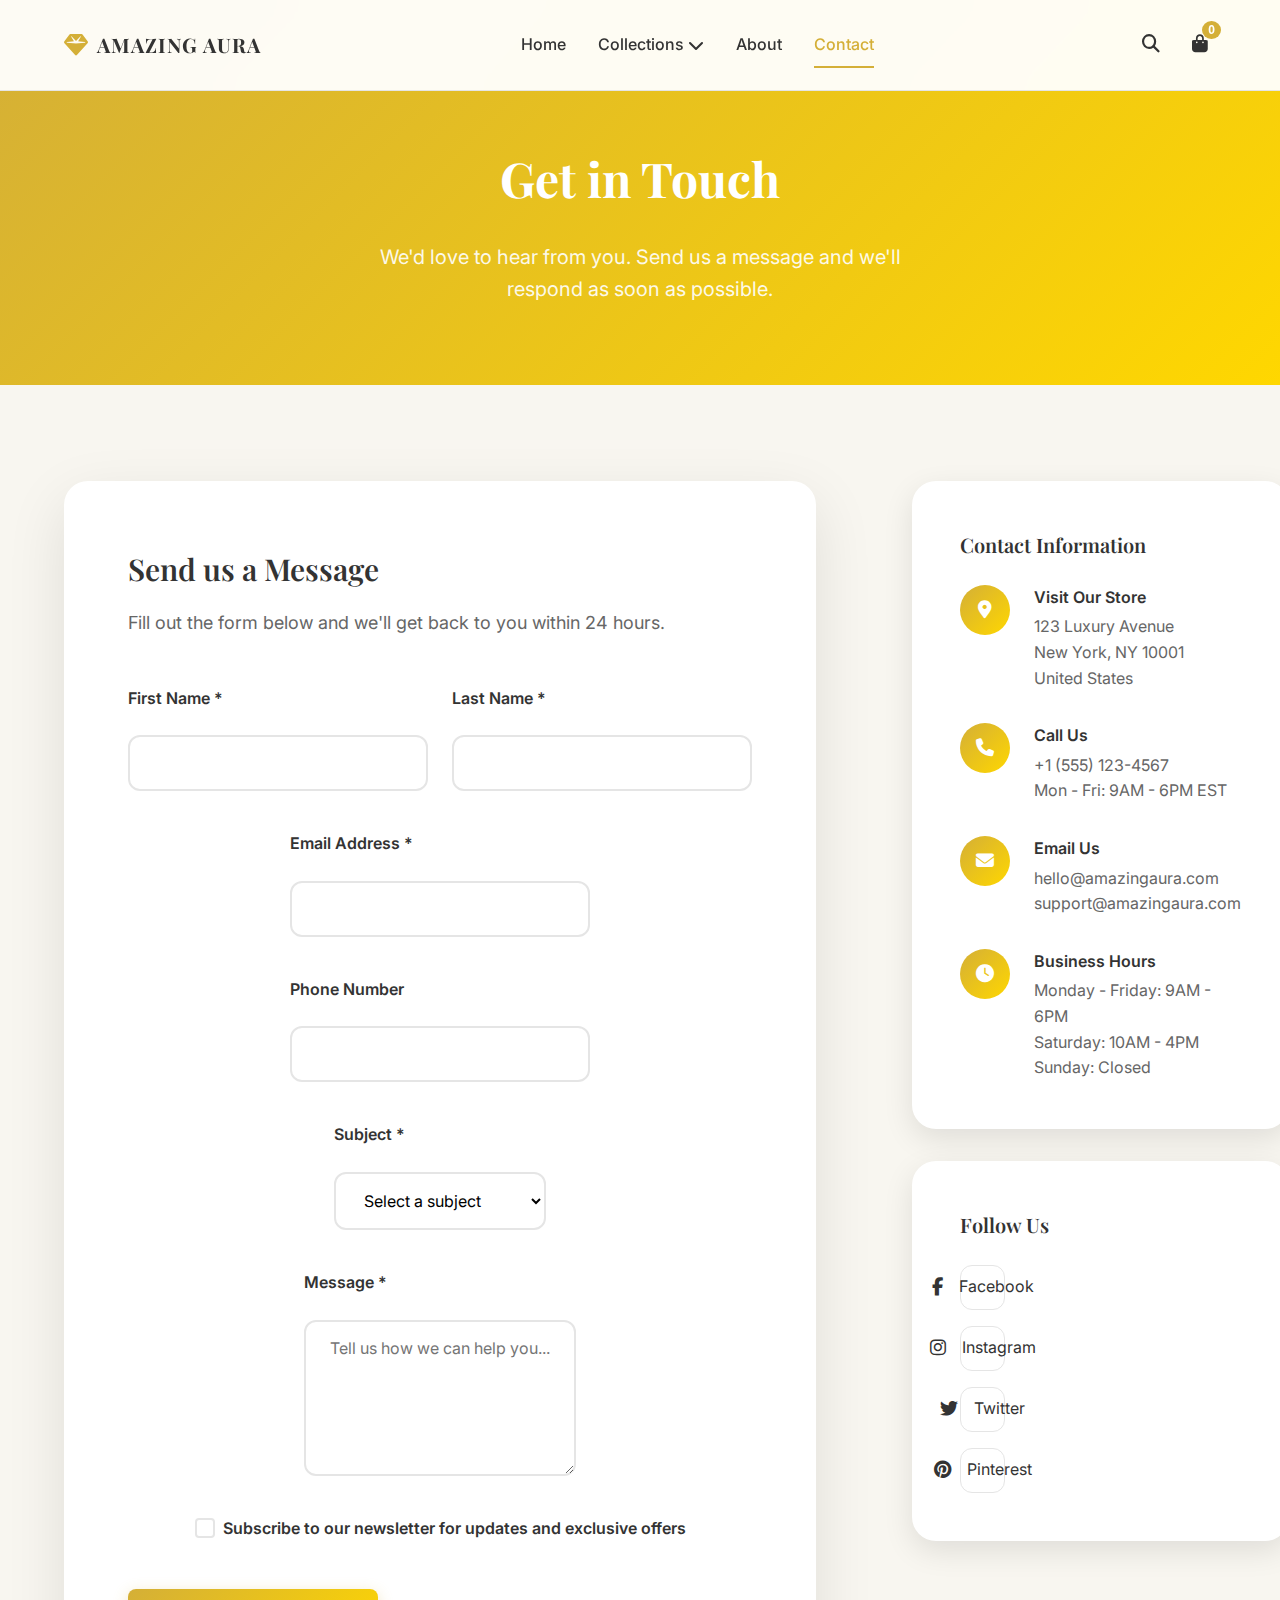
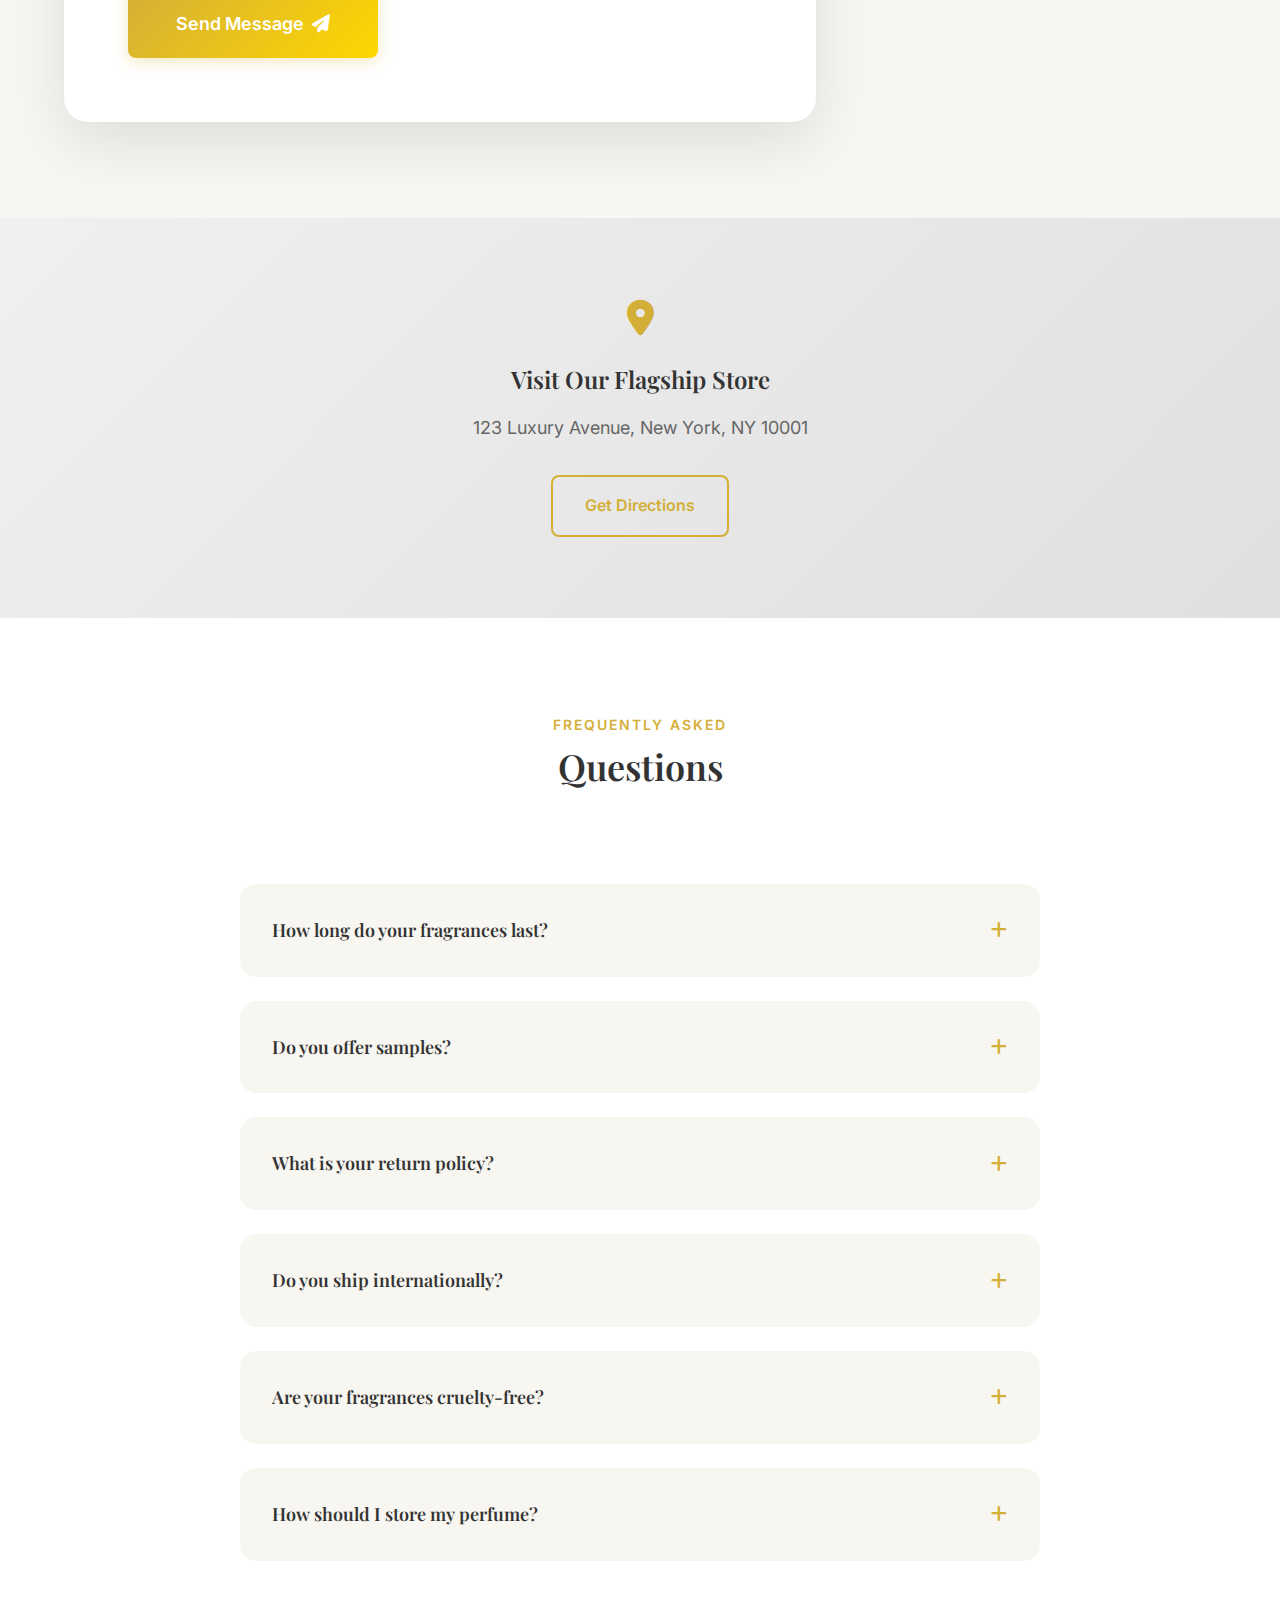
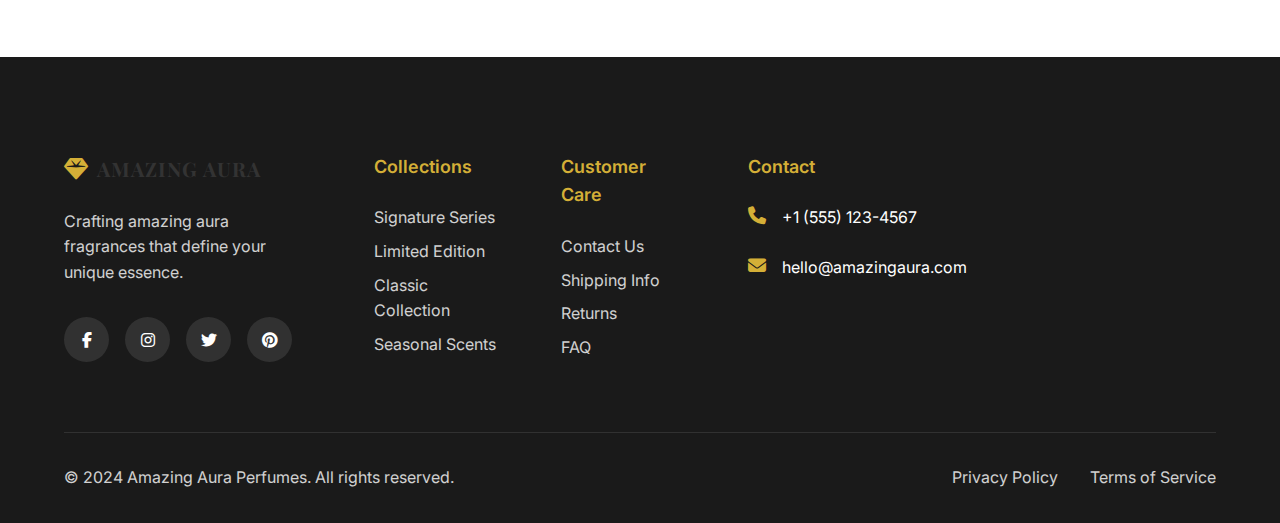
<file: contact.html>
<!DOCTYPE html>
<html lang="en">
<head>
    <meta charset="UTF-8">
    <meta name="viewport" content="width=device-width, initial-scale=1.0">
    <title>Contact Us - Amazing Aura Perfumes</title>
    <meta name="description" content="Get in touch with Amazing Aura Perfumes. We're here to help with any questions about our luxury fragrances.">
    
    <!-- Fonts -->
    <link rel="preconnect" href="https://fonts.googleapis.com">
    <link rel="preconnect" href="https://fonts.gstatic.com" crossorigin>
    <link href="https://fonts.googleapis.com/css2?family=Playfair+Display:wght@400;500;600;700&family=Inter:wght@300;400;500;600;700&display=swap" rel="stylesheet">
    
    <!-- Icons -->
    <link rel="stylesheet" href="https://cdnjs.cloudflare.com/ajax/libs/font-awesome/6.4.0/css/all.min.css">
    
    <!-- CSS -->
    <link rel="stylesheet" href="assets/css/style.css">
    <link rel="stylesheet" href="assets/css/contact.css">
</head>
<body>
    <!-- Navigation -->
    <nav class="navbar" id="navbar">
        <div class="nav-container">
            <div class="nav-brand">
                <a href="index.html" class="brand-logo">
                    <i class="fas fa-gem"></i>
                    <span>AMAZING AURA</span>
                </a>
            </div>
            
            <div class="nav-menu" id="navMenu">
                <ul class="nav-list">
                    <li class="nav-item">
                        <a href="index.html" class="nav-link">Home</a>
                    </li>
                    <li class="nav-item dropdown">
                        <a href="shop.html" class="nav-link">Collections <i class="fas fa-chevron-down"></i></a>
                        <div class="dropdown-menu">
                            <a href="shop.html?filter=signature" class="dropdown-item">Signature Series</a>
                            <a href="shop.html?filter=limited" class="dropdown-item">Limited Edition</a>
                            <a href="shop.html?filter=classic" class="dropdown-item">Classic Collection</a>
                            <a href="shop.html?filter=seasonal" class="dropdown-item">Seasonal Scents</a>
                        </div>
                    </li>
                    <li class="nav-item">
                        <a href="about.html" class="nav-link">About</a>
                    </li>
                    <li class="nav-item">
                        <a href="contact.html" class="nav-link active">Contact</a>
                    </li>
                </ul>
            </div>
            
            <div class="nav-actions">
                <button class="search-btn" id="searchBtn">
                    <i class="fas fa-search"></i>
                </button>
                <button class="cart-btn" id="cartBtn">
                    <i class="fas fa-shopping-bag"></i>
                    <span class="cart-count">0</span>
                </button>
                <button class="menu-toggle" id="menuToggle">
                    <span></span>
                    <span></span>
                    <span></span>
                </button>
            </div>
        </div>
        
        <!-- Search Overlay -->
        <div class="search-overlay" id="searchOverlay">
            <div class="search-container">
                <input type="text" placeholder="Search fragrances..." class="search-input" id="searchInput">
                <button class="search-close" id="searchClose">
                    <i class="fas fa-times"></i>
                </button>
            </div>
        </div>
    </nav>

    <!-- Contact Hero -->
    <section class="contact-hero">
        <div class="container">
            <div class="contact-hero-content">
                <h1 class="contact-title">Get in Touch</h1>
                <p class="contact-subtitle">We'd love to hear from you. Send us a message and we'll respond as soon as possible.</p>
            </div>
        </div>
    </section>

    <!-- Contact Content -->
    <section class="contact-content">
        <div class="container">
            <div class="contact-layout">
                <!-- Contact Form -->
                <div class="contact-form-section">
                    <div class="form-header">
                        <h2>Send us a Message</h2>
                        <p>Fill out the form below and we'll get back to you within 24 hours.</p>
                    </div>
                    
                    <form class="contact-form" id="contactForm">
                        <div class="form-row">
                            <div class="form-group">
                                <label for="firstName">First Name *</label>
                                <input type="text" id="firstName" name="firstName" required>
                            </div>
                            <div class="form-group">
                                <label for="lastName">Last Name *</label>
                                <input type="text" id="lastName" name="lastName" required>
                            </div>
                        </div>
                        
                        <div class="form-group">
                            <label for="email">Email Address *</label>
                            <input type="email" id="email" name="email" required>
                        </div>
                        
                        <div class="form-group">
                            <label for="phone">Phone Number</label>
                            <input type="tel" id="phone" name="phone">
                        </div>
                        
                        <div class="form-group">
                            <label for="subject">Subject *</label>
                            <select id="subject" name="subject" required>
                                <option value="">Select a subject</option>
                                <option value="general">General Inquiry</option>
                                <option value="product">Product Question</option>
                                <option value="order">Order Support</option>
                                <option value="shipping">Shipping & Returns</option>
                                <option value="wholesale">Wholesale Inquiry</option>
                                <option value="press">Press & Media</option>
                            </select>
                        </div>
                        
                        <div class="form-group">
                            <label for="message">Message *</label>
                            <textarea id="message" name="message" rows="6" required placeholder="Tell us how we can help you..."></textarea>
                        </div>
                        
                        <div class="form-group checkbox-group">
                            <label class="checkbox-label">
                                <input type="checkbox" name="newsletter">
                                <span class="checkmark"></span>
                                Subscribe to our newsletter for updates and exclusive offers
                            </label>
                        </div>
                        
                        <button type="submit" class="btn btn-primary submit-btn">
                            <span>Send Message</span>
                            <i class="fas fa-paper-plane"></i>
                        </button>
                    </form>
                </div>
                
                <!-- Contact Info -->
                <div class="contact-info-section">
                    <div class="info-card">
                        <h3>Contact Information</h3>
                        <div class="info-items">
                            <div class="info-item">
                                <div class="info-icon">
                                    <i class="fas fa-map-marker-alt"></i>
                                </div>
                                <div class="info-content">
                                    <h4>Visit Our Store</h4>
                                    <p>123 Luxury Avenue<br>New York, NY 10001<br>United States</p>
                                </div>
                            </div>
                            
                            <div class="info-item">
                                <div class="info-icon">
                                    <i class="fas fa-phone"></i>
                                </div>
                                <div class="info-content">
                                    <h4>Call Us</h4>
                                    <p>+1 (555) 123-4567<br>Mon - Fri: 9AM - 6PM EST</p>
                                </div>
                            </div>
                            
                            <div class="info-item">
                                <div class="info-icon">
                                    <i class="fas fa-envelope"></i>
                                </div>
                                <div class="info-content">
                                    <h4>Email Us</h4>
                                    <p>hello@amazingaura.com<br>support@amazingaura.com</p>
                                </div>
                            </div>
                            
                            <div class="info-item">
                                <div class="info-icon">
                                    <i class="fas fa-clock"></i>
                                </div>
                                <div class="info-content">
                                    <h4>Business Hours</h4>
                                    <p>Monday - Friday: 9AM - 6PM<br>Saturday: 10AM - 4PM<br>Sunday: Closed</p>
                                </div>
                            </div>
                        </div>
                    </div>
                    
                    <div class="social-card">
                        <h3>Follow Us</h3>
                        <div class="social-links">
                            <a href="#" class="social-link">
                                <i class="fab fa-facebook-f"></i>
                                <span>Facebook</span>
                            </a>
                            <a href="#" class="social-link">
                                <i class="fab fa-instagram"></i>
                                <span>Instagram</span>
                            </a>
                            <a href="#" class="social-link">
                                <i class="fab fa-twitter"></i>
                                <span>Twitter</span>
                            </a>
                            <a href="#" class="social-link">
                                <i class="fab fa-pinterest"></i>
                                <span>Pinterest</span>
                            </a>
                        </div>
                    </div>
                </div>
            </div>
        </div>
    </section>

    <!-- Map Section -->
    <section class="map-section">
        <div class="map-container">
            <div class="map-placeholder">
                <div class="map-content">
                    <i class="fas fa-map-marker-alt"></i>
                    <h3>Visit Our Flagship Store</h3>
                    <p>123 Luxury Avenue, New York, NY 10001</p>
                    <a href="https://maps.google.com" target="_blank" class="btn btn-outline">Get Directions</a>
                </div>
            </div>
        </div>
    </section>

    <!-- FAQ Section -->
    <section class="faq-section">
        <div class="container">
            <div class="section-header">
                <div class="section-subtitle">Frequently Asked</div>
                <h2 class="section-title">Questions</h2>
            </div>
            
            <div class="faq-grid">
                <div class="faq-item">
                    <div class="faq-question">
                        <h3>How long do your fragrances last?</h3>
                        <i class="fas fa-plus"></i>
                    </div>
                    <div class="faq-answer">
                        <p>Our fragrances are designed to last 6-8 hours on average, with some of our signature scents lasting up to 12 hours. Longevity can vary based on skin type, application method, and environmental factors.</p>
                    </div>
                </div>
                
                <div class="faq-item">
                    <div class="faq-question">
                        <h3>Do you offer samples?</h3>
                        <i class="fas fa-plus"></i>
                    </div>
                    <div class="faq-answer">
                        <p>Yes! We offer 2ml sample vials for most of our fragrances. You can order up to 5 samples at a time for $15, with free shipping. Sample costs are credited toward your next full-size purchase.</p>
                    </div>
                </div>
                
                <div class="faq-item">
                    <div class="faq-question">
                        <h3>What is your return policy?</h3>
                        <i class="fas fa-plus"></i>
                    </div>
                    <div class="faq-answer">
                        <p>We offer a 30-day satisfaction guarantee. If you're not completely satisfied with your purchase, you can return it within 30 days for a full refund, even if the bottle has been opened and used.</p>
                    </div>
                </div>
                
                <div class="faq-item">
                    <div class="faq-question">
                        <h3>Do you ship internationally?</h3>
                        <i class="fas fa-plus"></i>
                    </div>
                    <div class="faq-answer">
                        <p>Yes, we ship to over 50 countries worldwide. International shipping rates and delivery times vary by destination. Please note that customs duties and taxes may apply for international orders.</p>
                    </div>
                </div>
                
                <div class="faq-item">
                    <div class="faq-question">
                        <h3>Are your fragrances cruelty-free?</h3>
                        <i class="fas fa-plus"></i>
                    </div>
                    <div class="faq-answer">
                        <p>Absolutely! All Amazing Aura fragrances are cruelty-free and we never test on animals. We're also committed to using sustainable and ethically sourced ingredients whenever possible.</p>
                    </div>
                </div>
                
                <div class="faq-item">
                    <div class="faq-question">
                        <h3>How should I store my perfume?</h3>
                        <i class="fas fa-plus"></i>
                    </div>
                    <div class="faq-answer">
                        <p>Store your fragrances in a cool, dry place away from direct sunlight and heat. Avoid storing them in bathrooms or other humid environments. Proper storage will help maintain the fragrance's quality and longevity.</p>
                    </div>
                </div>
            </div>
        </div>
    </section>

    <!-- Footer -->
    <footer class="footer">
        <div class="container">
            <div class="footer-content">
                <div class="footer-section brand-section">
                    <div class="footer-brand">
                        <a href="index.html" class="brand-logo">
                            <i class="fas fa-gem"></i>
                            <span>AMAZING AURA</span>
                        </a>
                    </div>
                    <p class="footer-description">
                        Crafting amazing aura fragrances that define your unique essence.
                    </p>
                    <div class="social-links">
                        <a href="#" class="social-link"><i class="fab fa-facebook-f"></i></a>
                        <a href="#" class="social-link"><i class="fab fa-instagram"></i></a>
                        <a href="#" class="social-link"><i class="fab fa-twitter"></i></a>
                        <a href="#" class="social-link"><i class="fab fa-pinterest"></i></a>
                    </div>
                </div>
                
                <div class="footer-section">
                    <h4 class="footer-title">Collections</h4>
                    <ul class="footer-links">
                        <li><a href="shop.html?filter=signature">Signature Series</a></li>
                        <li><a href="shop.html?filter=limited">Limited Edition</a></li>
                        <li><a href="shop.html?filter=classic">Classic Collection</a></li>
                        <li><a href="shop.html?filter=seasonal">Seasonal Scents</a></li>
                    </ul>
                </div>
                
                <div class="footer-section">
                    <h4 class="footer-title">Customer Care</h4>
                    <ul class="footer-links">
                        <li><a href="contact.html">Contact Us</a></li>
                        <li><a href="#shipping">Shipping Info</a></li>
                        <li><a href="#returns">Returns</a></li>
                        <li><a href="#faq">FAQ</a></li>
                    </ul>
                </div>
                
                <div class="footer-section contact-section">
                    <h4 class="footer-title">Contact</h4>
                    <div class="contact-info">
                        <div class="contact-item">
                            <i class="fas fa-phone"></i>
                            <span>+1 (555) 123-4567</span>
                        </div>
                        <div class="contact-item">
                            <i class="fas fa-envelope"></i>
                            <span>hello@amazingaura.com</span>
                        </div>
                    </div>
                </div>
            </div>
            
            <div class="footer-bottom">
                <div class="footer-bottom-content">
                    <p class="copyright">&copy; 2024 Amazing Aura Perfumes. All rights reserved.</p>
                    <div class="footer-legal">
                        <a href="#privacy">Privacy Policy</a>
                        <a href="#terms">Terms of Service</a>
                    </div>
                </div>
            </div>
        </div>
    </footer>

    <!-- Scripts -->
    <script src="assets/js/main.js"></script>
    <script src="assets/js/contact.js"></script>
</body>
</html>
</file>
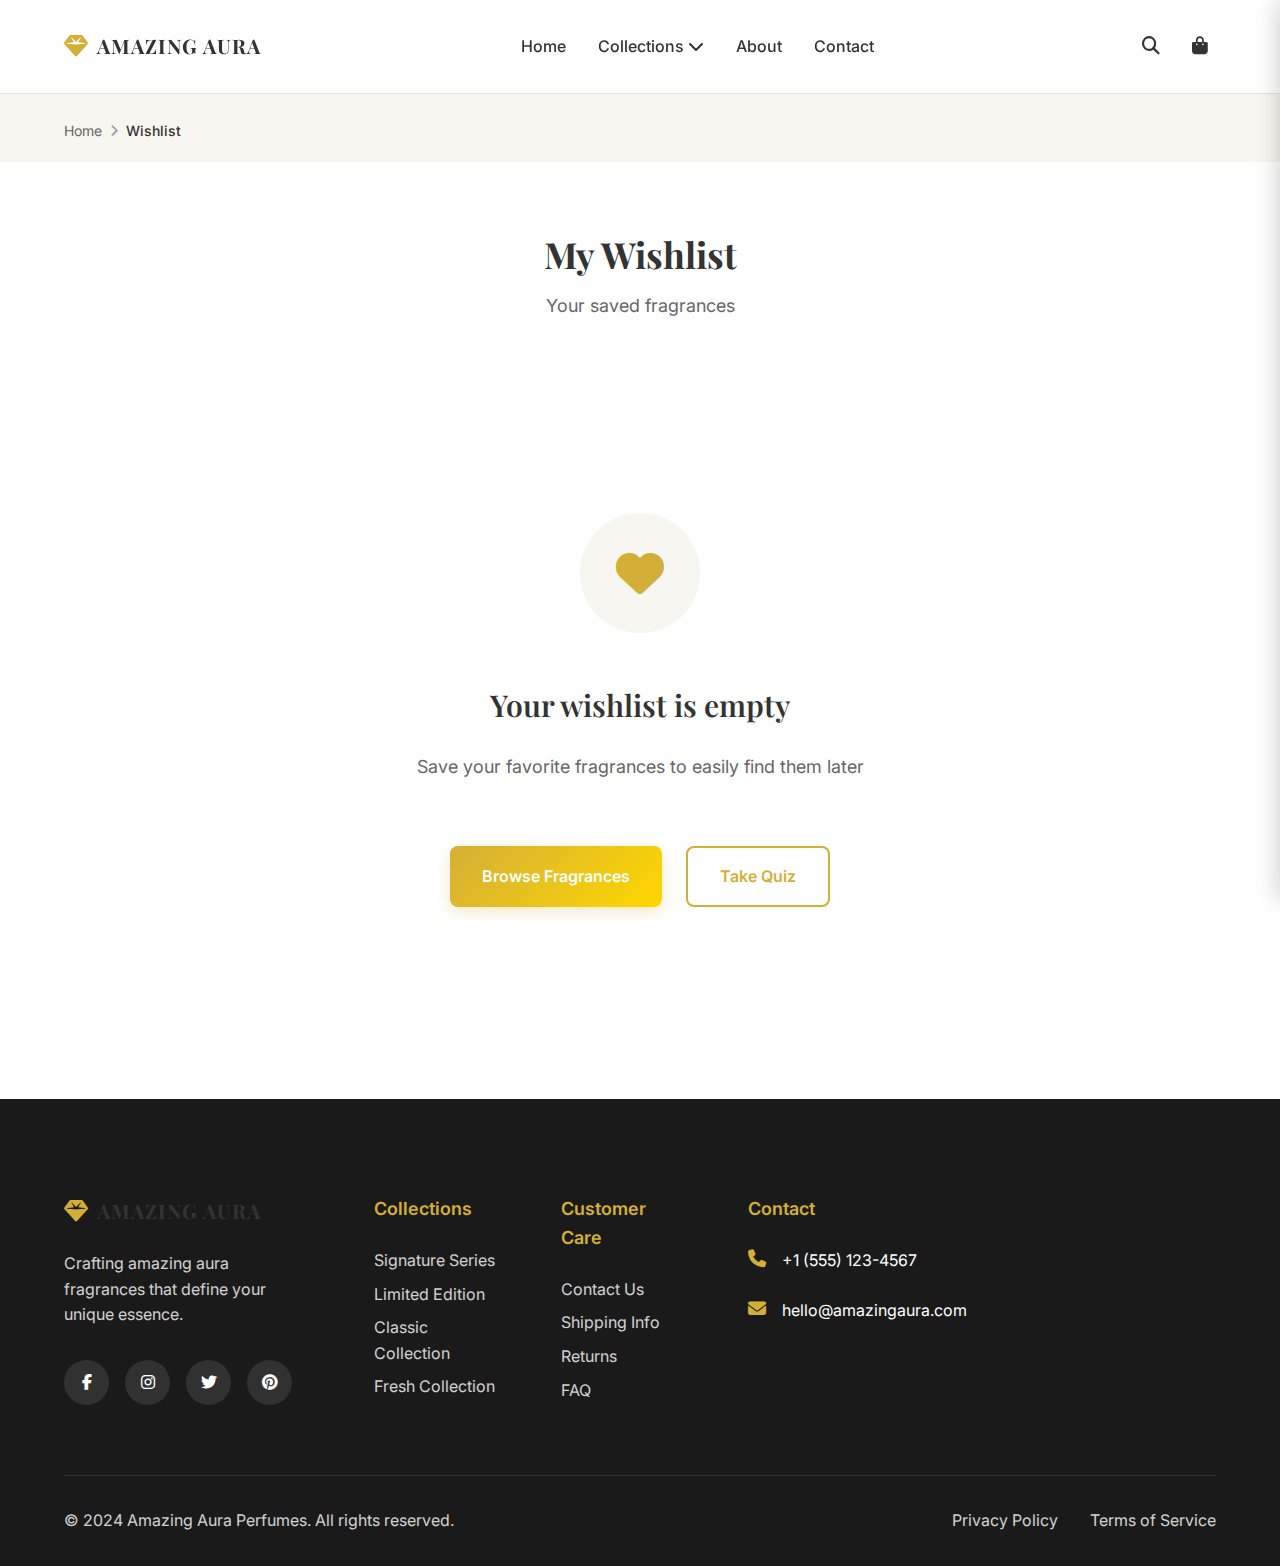
<file: wishlist.html>
<!DOCTYPE html>
<html lang="en">
<head>
    <meta charset="UTF-8">
    <meta name="viewport" content="width=device-width, initial-scale=1.0">
    <title>Wishlist - Amazing Aura Perfumes</title>
    <meta name="description" content="Your saved luxury fragrances and favorite scents.">
    
    <!-- Fonts -->
    <link rel="preconnect" href="https://fonts.googleapis.com">
    <link rel="preconnect" href="https://fonts.gstatic.com" crossorigin>
    <link href="https://fonts.googleapis.com/css2?family=Playfair+Display:wght@400;500;600;700&family=Inter:wght@300;400;500;600;700&display=swap" rel="stylesheet">
    
    <!-- Icons -->
    <link rel="stylesheet" href="https://cdnjs.cloudflare.com/ajax/libs/font-awesome/6.4.0/css/all.min.css">
    
    <!-- CSS -->
    <link rel="stylesheet" href="assets/css/style.css">
    <link rel="stylesheet" href="assets/css/wishlist.css">
</head>
<body>
    <!-- Navigation -->
    <nav class="navbar" id="navbar">
        <div class="nav-container">
            <div class="nav-brand">
                <a href="index.html" class="brand-logo">
                    <i class="fas fa-gem"></i>
                    <span>AMAZING AURA</span>
                </a>
            </div>
            
            <div class="nav-menu" id="navMenu">
                <ul class="nav-list">
                    <li class="nav-item">
                        <a href="index.html" class="nav-link">Home</a>
                    </li>
                    <li class="nav-item dropdown">
                        <a href="shop.html" class="nav-link">Collections <i class="fas fa-chevron-down"></i></a>
                        <div class="dropdown-menu">
                            <a href="shop.html?filter=signature" class="dropdown-item">Signature Series</a>
                            <a href="shop.html?filter=limited" class="dropdown-item">Limited Edition</a>
                            <a href="shop.html?filter=classic" class="dropdown-item">Classic Collection</a>
                            <a href="shop.html?filter=fresh" class="dropdown-item">Fresh Collection</a>
                        </div>
                    </li>
                    <li class="nav-item">
                        <a href="about.html" class="nav-link">About</a>
                    </li>
                    <li class="nav-item">
                        <a href="contact.html" class="nav-link">Contact</a>
                    </li>
                </ul>
            </div>
            
            <div class="nav-actions">
                <button class="search-btn" id="searchBtn">
                    <i class="fas fa-search"></i>
                </button>
                <a href="cart.html" class="cart-btn" id="cartBtn">
                    <i class="fas fa-shopping-bag"></i>
                    <span class="cart-count">0</span>
                </a>
                <button class="menu-toggle" id="menuToggle">
                    <span></span>
                    <span></span>
                    <span></span>
                </button>
            </div>
        </div>
        
        <!-- Search Overlay -->
        <div class="search-overlay" id="searchOverlay">
            <div class="search-container">
                <input type="text" placeholder="Search fragrances..." class="search-input" id="searchInput">
                <button class="search-close" id="searchClose">
                    <i class="fas fa-times"></i>
                </button>
            </div>
        </div>
    </nav>

    <!-- Breadcrumb -->
    <section class="breadcrumb">
        <div class="container">
            <nav class="breadcrumb-nav">
                <a href="index.html">Home</a>
                <i class="fas fa-chevron-right"></i>
                <span>Wishlist</span>
            </nav>
        </div>
    </section>

    <!-- Wishlist Page -->
    <section class="wishlist-page">
        <div class="container">
            <div class="wishlist-header">
                <h1 class="wishlist-title">My Wishlist</h1>
                <p class="wishlist-subtitle">Your saved fragrances</p>
            </div>

            <div class="wishlist-content" id="wishlistContent">
                <!-- Wishlist items will be loaded here -->
            </div>
        </div>
    </section>

    <!-- Footer -->
    <footer class="footer">
        <div class="container">
            <div class="footer-content">
                <div class="footer-section brand-section">
                    <div class="footer-brand">
                        <a href="index.html" class="brand-logo">
                            <i class="fas fa-gem"></i>
                            <span>AMAZING AURA</span>
                        </a>
                    </div>
                    <p class="footer-description">
                        Crafting amazing aura fragrances that define your unique essence.
                    </p>
                    <div class="social-links">
                        <a href="#" class="social-link"><i class="fab fa-facebook-f"></i></a>
                        <a href="#" class="social-link"><i class="fab fa-instagram"></i></a>
                        <a href="#" class="social-link"><i class="fab fa-twitter"></i></a>
                        <a href="#" class="social-link"><i class="fab fa-pinterest"></i></a>
                    </div>
                </div>
                
                <div class="footer-section">
                    <h4 class="footer-title">Collections</h4>
                    <ul class="footer-links">
                        <li><a href="shop.html?filter=signature">Signature Series</a></li>
                        <li><a href="shop.html?filter=limited">Limited Edition</a></li>
                        <li><a href="shop.html?filter=classic">Classic Collection</a></li>
                        <li><a href="shop.html?filter=fresh">Fresh Collection</a></li>
                    </ul>
                </div>
                
                <div class="footer-section">
                    <h4 class="footer-title">Customer Care</h4>
                    <ul class="footer-links">
                        <li><a href="contact.html">Contact Us</a></li>
                        <li><a href="#shipping">Shipping Info</a></li>
                        <li><a href="#returns">Returns</a></li>
                        <li><a href="#faq">FAQ</a></li>
                    </ul>
                </div>
                
                <div class="footer-section contact-section">
                    <h4 class="footer-title">Contact</h4>
                    <div class="contact-info">
                        <div class="contact-item">
                            <i class="fas fa-phone"></i>
                            <span>+1 (555) 123-4567</span>
                        </div>
                        <div class="contact-item">
                            <i class="fas fa-envelope"></i>
                            <span>hello@amazingaura.com</span>
                        </div>
                    </div>
                </div>
            </div>
            
            <div class="footer-bottom">
                <div class="footer-bottom-content">
                    <p class="copyright">&copy; 2024 Amazing Aura Perfumes. All rights reserved.</p>
                    <div class="footer-legal">
                        <a href="#privacy">Privacy Policy</a>
                        <a href="#terms">Terms of Service</a>
                    </div>
                </div>
            </div>
        </div>
    </footer>

    <!-- Scripts -->
    <script src="assets/js/database.js"></script>
    <script src="assets/js/cart.js"></script>
    <script src="assets/js/main.js"></script>
    <script>
        // Wishlist Page Manager
        class WishlistManager {
            constructor() {
                this.wishlist = [];
                this.init();
            }

            init() {
                this.loadWishlist();
                this.bindEvents();
            }

            bindEvents() {
                document.addEventListener('click', (e) => {
                    if (e.target.closest('.remove-wishlist')) {
                        const productId = e.target.closest('.remove-wishlist').dataset.product;
                        this.removeFromWishlist(productId);
                    }

                    if (e.target.closest('.add-to-cart-wishlist')) {
                        const productId = e.target.closest('.add-to-cart-wishlist').dataset.product;
                        this.addToCartFromWishlist(productId);
                    }
                });
            }

            loadWishlist() {
                this.wishlist = JSON.parse(localStorage.getItem('amazingaura_wishlist') || '[]');
                this.displayWishlist();
            }

            displayWishlist() {
                const content = document.getElementById('wishlistContent');
                
                if (this.wishlist.length === 0) {
                    content.innerHTML = this.getEmptyWishlistHTML();
                    return;
                }

                content.innerHTML = `
                    <div class="wishlist-actions">
                        <div class="wishlist-count">${this.wishlist.length} item${this.wishlist.length !== 1 ? 's' : ''}</div>
                        <button class="clear-wishlist">Clear All</button>
                    </div>
                    <div class="wishlist-grid">
                        ${this.wishlist.map(item => this.getWishlistItemHTML(item)).join('')}
                    </div>
                `;
            }

            getEmptyWishlistHTML() {
                return `
                    <div class="empty-wishlist">
                        <div class="empty-wishlist-icon">
                            <i class="fas fa-heart"></i>
                        </div>
                        <h2>Your wishlist is empty</h2>
                        <p>Save your favorite fragrances to easily find them later</p>
                        <div class="empty-wishlist-actions">
                            <a href="shop.html" class="btn btn-primary">Browse Fragrances</a>
                            <a href="index.html#quiz" class="btn btn-outline">Take Quiz</a>
                        </div>
                    </div>
                `;
            }

            getWishlistItemHTML(item) {
                const product = window.productDB.getProductById(item.id);
                if (!product) return '';

                return `
                    <div class="wishlist-item">
                        <div class="item-image">
                            <img src="${product.images[0]}" alt="${product.name}">
                            <button class="remove-wishlist" data-product="${product.id}">
                                <i class="fas fa-times"></i>
                            </button>
                        </div>
                        <div class="item-content">
                            <div class="item-category">${product.category.charAt(0).toUpperCase() + product.category.slice(1)}</div>
                            <h3 class="item-name">
                                <a href="product.html?id=${product.id}">${product.name}</a>
                            </h3>
                            <div class="item-rating">
                                <div class="stars">
                                    ${this.generateStars(product.rating)}
                                </div>
                                <span class="rating-count">(${product.reviews})</span>
                            </div>
                            <p class="item-description">${product.description.substring(0, 100)}...</p>
                            <div class="item-notes">
                                ${product.notes.top.slice(0, 3).map(note => `<span class="note">${note}</span>`).join('')}
                            </div>
                            <div class="item-footer">
                                <div class="item-price">
                                    <span class="current-price">$${product.price['50ml']}</span>
                                    ${product.originalPrice ? `<span class="original-price">$${product.originalPrice['50ml']}</span>` : ''}
                                </div>
                                <div class="item-actions">
                                    <button class="btn btn-primary add-to-cart-wishlist" data-product="${product.id}">
                                        <i class="fas fa-shopping-cart"></i>
                                        <span>Add to Cart</span>
                                    </button>
                                    <a href="product.html?id=${product.id}" class="btn btn-outline">
                                        <span>View Details</span>
                                    </a>
                                </div>
                            </div>
                        </div>
                    </div>
                `;
            }

            generateStars(rating) {
                const fullStars = Math.floor(rating);
                const hasHalfStar = rating % 1 >= 0.5;
                let stars = '';
                
                for (let i = 0; i < fullStars; i++) {
                    stars += '<i class="fas fa-star"></i>';
                }
                
                if (hasHalfStar) {
                    stars += '<i class="fas fa-star-half-alt"></i>';
                }
                
                for (let i = fullStars + (hasHalfStar ? 1 : 0); i < 5; i++) {
                    stars += '<i class="far fa-star"></i>';
                }
                
                return stars;
            }

            removeFromWishlist(productId) {
                if (window.cartSystem) {
                    window.cartSystem.removeFromWishlist(productId);
                    this.loadWishlist();
                }
            }

            addToCartFromWishlist(productId) {
                const product = window.productDB.getProductById(productId);
                if (product && window.cartSystem) {
                    const cartProduct = {
                        id: product.id,
                        name: product.name,
                        price: product.price['50ml'],
                        image: product.images[0]
                    };
                    window.cartSystem.addToCart(cartProduct);
                }
            }
        }

        // Initialize wishlist page
        document.addEventListener('DOMContentLoaded', () => {
            new WishlistManager();
        });
    </script>
</body>
</html>
</file>
<file: assets/css/admin.css>
/* ===== ADMIN PANEL STYLES ===== */

:root {
    --admin-primary: #1e293b;
    --admin-secondary: #334155;
    --admin-accent: #3b82f6;
    --admin-success: #10b981;
    --admin-warning: #f59e0b;
    --admin-danger: #ef4444;
    --admin-light: #f8fafc;
    --admin-white: #ffffff;
    --admin-gray-100: #f1f5f9;
    --admin-gray-200: #e2e8f0;
    --admin-gray-300: #cbd5e1;
    --admin-gray-400: #94a3b8;
    --admin-gray-500: #64748b;
    --admin-gray-600: #475569;
    --admin-text: #0f172a;
    --admin-text-light: #64748b;
    --admin-border: #e2e8f0;
    --admin-shadow: 0 1px 3px 0 rgba(0, 0, 0, 0.1), 0 1px 2px 0 rgba(0, 0, 0, 0.06);
    --admin-shadow-lg: 0 10px 15px -3px rgba(0, 0, 0, 0.1), 0 4px 6px -2px rgba(0, 0, 0, 0.05);
}

* {
    margin: 0;
    padding: 0;
    box-sizing: border-box;
}

.admin-body {
    font-family: 'Inter', -apple-system, BlinkMacSystemFont, sans-serif;
    background: var(--admin-light);
    color: var(--admin-text);
    line-height: 1.6;
    min-height: 100vh;
    display: flex;
    flex-direction: column;
}

/* ===== ADMIN HEADER ===== */
.admin-header {
    background: var(--admin-white);
    border-bottom: 1px solid var(--admin-border);
    box-shadow: var(--admin-shadow);
    position: sticky;
    top: 0;
    z-index: 100;
}

.admin-container {
    max-width: 1400px;
    margin: 0 auto;
    padding: 0 1.5rem;
}

.admin-header .admin-container {
    display: flex;
    align-items: center;
    justify-content: space-between;
    height: 4rem;
}

.admin-brand {
    display: flex;
    align-items: center;
    gap: 1rem;
}

.brand-logo {
    display: flex;
    align-items: center;
    gap: 0.5rem;
    text-decoration: none;
    color: var(--admin-primary);
    font-weight: 700;
    font-size: 1.25rem;
}

.brand-logo i {
    color: var(--admin-accent);
    font-size: 1.5rem;
}

.admin-badge {
    background: var(--admin-accent);
    color: var(--admin-white);
    padding: 0.25rem 0.75rem;
    border-radius: 9999px;
    font-size: 0.75rem;
    font-weight: 600;
    text-transform: uppercase;
    letter-spacing: 0.05em;
}

.admin-nav {
    display: flex;
    gap: 0.5rem;
}

.nav-btn {
    display: flex;
    align-items: center;
    gap: 0.5rem;
    padding: 0.75rem 1rem;
    background: transparent;
    border: none;
    border-radius: 0.5rem;
    color: var(--admin-text-light);
    font-weight: 500;
    cursor: pointer;
    transition: all 0.2s ease;
    white-space: nowrap;
}

.nav-btn:hover {
    background: var(--admin-gray-100);
    color: var(--admin-text);
}

.nav-btn.active {
    background: var(--admin-accent);
    color: var(--admin-white);
}

.nav-btn i {
    font-size: 1rem;
}

.admin-actions {
    display: flex;
    gap: 0.75rem;
}

.btn {
    display: inline-flex;
    align-items: center;
    gap: 0.5rem;
    padding: 0.75rem 1.5rem;
    border: none;
    border-radius: 0.5rem;
    font-weight: 600;
    text-decoration: none;
    cursor: pointer;
    transition: all 0.2s ease;
    font-size: 0.875rem;
}

.btn-primary {
    background: var(--admin-accent);
    color: var(--admin-white);
}

.btn-primary:hover {
    background: #2563eb;
}

.btn-outline {
    background: transparent;
    color: var(--admin-text);
    border: 1px solid var(--admin-border);
}

.btn-outline:hover {
    background: var(--admin-gray-100);
}

.btn-danger {
    background: var(--admin-danger);
    color: var(--admin-white);
}

.btn-danger:hover {
    background: #dc2626;
}

/* ===== MAIN CONTENT ===== */
.admin-main {
    flex: 1;
    padding: 2rem 0;
}

.admin-section {
    display: none;
}

.admin-section.active {
    display: block;
}

.section-header {
    margin-bottom: 2rem;
}

.section-header h1 {
    font-size: 2rem;
    font-weight: 700;
    color: var(--admin-primary);
    margin-bottom: 0.5rem;
}

.section-header p {
    color: var(--admin-text-light);
    font-size: 1.125rem;
}

/* ===== STATS GRID ===== */
.stats-grid {
    display: grid;
    grid-template-columns: repeat(auto-fit, minmax(250px, 1fr));
    gap: 1.5rem;
    margin-bottom: 2rem;
}

.stat-card {
    background: var(--admin-white);
    padding: 1.5rem;
    border-radius: 0.75rem;
    box-shadow: var(--admin-shadow);
    border: 1px solid var(--admin-border);
    display: flex;
    align-items: center;
    gap: 1rem;
}

.stat-icon {
    width: 3rem;
    height: 3rem;
    border-radius: 0.75rem;
    display: flex;
    align-items: center;
    justify-content: center;
    font-size: 1.25rem;
    color: var(--admin-white);
}

.stat-card:nth-child(1) .stat-icon { background: var(--admin-accent); }
.stat-card:nth-child(2) .stat-icon { background: var(--admin-success); }
.stat-card:nth-child(3) .stat-icon { background: var(--admin-warning); }
.stat-card:nth-child(4) .stat-icon { background: var(--admin-danger); }

.stat-content h3 {
    font-size: 2rem;
    font-weight: 700;
    color: var(--admin-primary);
    margin-bottom: 0.25rem;
}

.stat-content p {
    color: var(--admin-text-light);
    font-weight: 500;
}

/* ===== DASHBOARD GRID ===== */
.dashboard-grid {
    display: grid;
    grid-template-columns: 1fr 1fr;
    gap: 2rem;
}

.dashboard-card {
    background: var(--admin-white);
    padding: 1.5rem;
    border-radius: 0.75rem;
    box-shadow: var(--admin-shadow);
    border: 1px solid var(--admin-border);
}

.dashboard-card h3 {
    font-size: 1.25rem;
    font-weight: 600;
    color: var(--admin-primary);
    margin-bottom: 1rem;
}

.recent-products {
    display: flex;
    flex-direction: column;
    gap: 0.75rem;
}

.recent-product {
    display: flex;
    align-items: center;
    gap: 0.75rem;
    padding: 0.75rem;
    border-radius: 0.5rem;
    background: var(--admin-gray-100);
}

.recent-product img {
    width: 2.5rem;
    height: 2.5rem;
    border-radius: 0.375rem;
    object-fit: cover;
}

.recent-product-info h4 {
    font-size: 0.875rem;
    font-weight: 600;
    color: var(--admin-primary);
}

.recent-product-info p {
    font-size: 0.75rem;
    color: var(--admin-text-light);
}

.category-chart {
    display: flex;
    flex-direction: column;
    gap: 0.75rem;
}

.category-item {
    display: flex;
    justify-content: space-between;
    align-items: center;
    padding: 0.75rem;
    background: var(--admin-gray-100);
    border-radius: 0.5rem;
}

.category-name {
    font-weight: 500;
    color: var(--admin-primary);
    text-transform: capitalize;
}

.category-count {
    background: var(--admin-accent);
    color: var(--admin-white);
    padding: 0.25rem 0.5rem;
    border-radius: 9999px;
    font-size: 0.75rem;
    font-weight: 600;
}

/* ===== PRODUCTS SECTION ===== */
.products-controls {
    display: flex;
    justify-content: space-between;
    align-items: center;
    margin-bottom: 1.5rem;
    gap: 1rem;
}

.search-box {
    position: relative;
    flex: 1;
    max-width: 400px;
}

.search-box input {
    width: 100%;
    padding: 0.75rem 1rem 0.75rem 2.5rem;
    border: 1px solid var(--admin-border);
    border-radius: 0.5rem;
    font-size: 0.875rem;
    background: var(--admin-white);
}

.search-box i {
    position: absolute;
    left: 0.75rem;
    top: 50%;
    transform: translateY(-50%);
    color: var(--admin-text-light);
}

.filter-controls {
    display: flex;
    gap: 0.75rem;
}

.filter-controls select {
    padding: 0.75rem 1rem;
    border: 1px solid var(--admin-border);
    border-radius: 0.5rem;
    background: var(--admin-white);
    font-size: 0.875rem;
    min-width: 150px;
}

/* ===== PRODUCTS TABLE ===== */
.products-table-container {
    background: var(--admin-white);
    border-radius: 0.75rem;
    box-shadow: var(--admin-shadow);
    border: 1px solid var(--admin-border);
    overflow: hidden;
}

.products-table {
    width: 100%;
    border-collapse: collapse;
}

.products-table th {
    background: var(--admin-gray-100);
    padding: 1rem;
    text-align: left;
    font-weight: 600;
    color: var(--admin-primary);
    border-bottom: 1px solid var(--admin-border);
}

.products-table td {
    padding: 1rem;
    border-bottom: 1px solid var(--admin-border);
    vertical-align: middle;
}

.products-table tr:hover {
    background: var(--admin-gray-100);
}

.product-image {
    width: 3rem;
    height: 3rem;
    border-radius: 0.5rem;
    object-fit: cover;
}

.product-name {
    font-weight: 600;
    color: var(--admin-primary);
    margin-bottom: 0.25rem;
}

.product-category {
    font-size: 0.75rem;
    color: var(--admin-text-light);
    text-transform: capitalize;
}

.stock-status {
    padding: 0.25rem 0.75rem;
    border-radius: 9999px;
    font-size: 0.75rem;
    font-weight: 600;
    text-transform: uppercase;
}

.stock-status.in-stock {
    background: #dcfce7;
    color: #166534;
}

.stock-status.out-of-stock {
    background: #fef2f2;
    color: #991b1b;
}

.rating-display {
    display: flex;
    align-items: center;
    gap: 0.5rem;
}

.rating-stars {
    color: #fbbf24;
}

.rating-count {
    font-size: 0.75rem;
    color: var(--admin-text-light);
}

.action-buttons {
    display: flex;
    gap: 0.5rem;
}

.action-btn {
    width: 2rem;
    height: 2rem;
    border: none;
    border-radius: 0.375rem;
    cursor: pointer;
    display: flex;
    align-items: center;
    justify-content: center;
    transition: all 0.2s ease;
}

.action-btn.edit {
    background: var(--admin-accent);
    color: var(--admin-white);
}

.action-btn.edit:hover {
    background: #2563eb;
}

.action-btn.delete {
    background: var(--admin-danger);
    color: var(--admin-white);
}

.action-btn.delete:hover {
    background: #dc2626;
}

/* ===== FORMS ===== */
.product-form {
    background: var(--admin-white);
    padding: 2rem;
    border-radius: 0.75rem;
    box-shadow: var(--admin-shadow);
    border: 1px solid var(--admin-border);
}

.form-grid {
    display: grid;
    grid-template-columns: 1fr 1fr;
    gap: 2rem;
    margin-bottom: 2rem;
}

.form-section h3 {
    font-size: 1.125rem;
    font-weight: 600;
    color: var(--admin-primary);
    margin-bottom: 1rem;
    padding-bottom: 0.5rem;
    border-bottom: 1px solid var(--admin-border);
}

.form-group {
    margin-bottom: 1rem;
}

.form-group label {
    display: block;
    margin-bottom: 0.5rem;
    font-weight: 500;
    color: var(--admin-primary);
}

.form-group input,
.form-group select,
.form-group textarea {
    width: 100%;
    padding: 0.75rem;
    border: 1px solid var(--admin-border);
    border-radius: 0.5rem;
    font-size: 0.875rem;
    background: var(--admin-white);
    transition: border-color 0.2s ease;
}

.form-group input:focus,
.form-group select:focus,
.form-group textarea:focus {
    outline: none;
    border-color: var(--admin-accent);
    box-shadow: 0 0 0 3px rgba(59, 130, 246, 0.1);
}

.checkbox-group {
    display: flex;
    flex-direction: column;
    gap: 0.75rem;
    margin-top: 1rem;
}

.checkbox-label {
    display: flex;
    align-items: center;
    gap: 0.5rem;
    cursor: pointer;
}

.checkbox-label input[type="checkbox"] {
    width: auto;
    margin: 0;
}

.contact-info {
    background: var(--admin-gray-100);
    padding: 1rem;
    border-radius: 0.5rem;
    margin-top: 1rem;
}

.contact-info p {
    margin-bottom: 0.5rem;
    font-size: 0.875rem;
}

.contact-info em {
    color: var(--admin-text-light);
}

.form-actions {
    display: flex;
    justify-content: flex-end;
    gap: 1rem;
    padding-top: 1rem;
    border-top: 1px solid var(--admin-border);
}

/* ===== MODALS ===== */
.modal {
    position: fixed;
    top: 0;
    left: 0;
    width: 100%;
    height: 100%;
    z-index: 1000;
    display: none;
}

.modal.active {
    display: flex;
    align-items: center;
    justify-content: center;
}

.modal-overlay {
    position: absolute;
    top: 0;
    left: 0;
    width: 100%;
    height: 100%;
    background: rgba(0, 0, 0, 0.5);
}

.modal-content {
    position: relative;
    background: var(--admin-white);
    border-radius: 0.75rem;
    box-shadow: var(--admin-shadow-lg);
    max-width: 600px;
    width: 90%;
    max-height: 90vh;
    overflow-y: auto;
}

.modal-header {
    display: flex;
    justify-content: space-between;
    align-items: center;
    padding: 1.5rem;
    border-bottom: 1px solid var(--admin-border);
}

.modal-header h2 {
    font-size: 1.25rem;
    font-weight: 600;
    color: var(--admin-primary);
}

.modal-close {
    width: 2rem;
    height: 2rem;
    border: none;
    background: transparent;
    cursor: pointer;
    border-radius: 0.375rem;
    display: flex;
    align-items: center;
    justify-content: center;
    color: var(--admin-text-light);
}

.modal-close:hover {
    background: var(--admin-gray-100);
}

.modal-body {
    padding: 1.5rem;
}

.modal-actions {
    display: flex;
    justify-content: flex-end;
    gap: 1rem;
    margin-top: 1.5rem;
}

/* ===== MOBILE NAVIGATION ===== */
.mobile-nav {
    display: none;
    position: fixed;
    bottom: 0;
    left: 0;
    right: 0;
    background: var(--admin-white);
    border-top: 1px solid var(--admin-border);
    box-shadow: 0 -4px 6px -1px rgba(0, 0, 0, 0.1);
    z-index: 100;
}

.mobile-nav-container {
    display: flex;
    justify-content: space-around;
    padding: 0.75rem 0;
}

.mobile-nav-btn {
    display: flex;
    flex-direction: column;
    align-items: center;
    gap: 0.25rem;
    padding: 0.5rem;
    background: transparent;
    border: none;
    color: var(--admin-text-light);
    font-size: 0.75rem;
    cursor: pointer;
    transition: color 0.2s ease;
}

.mobile-nav-btn.active {
    color: var(--admin-accent);
}

.mobile-nav-btn i {
    font-size: 1.25rem;
}

/* ===== RESPONSIVE DESIGN ===== */
@media (max-width: 1024px) {
    .dashboard-grid {
        grid-template-columns: 1fr;
    }
    
    .form-grid {
        grid-template-columns: 1fr;
    }
}

@media (max-width: 768px) {
    .admin-header .admin-container {
        padding: 0 1rem;
    }
    
    .admin-nav {
        display: none;
    }
    
    .mobile-nav {
        display: block;
    }
    
    .admin-main {
        padding-bottom: 5rem;
    }
    
    .stats-grid {
        grid-template-columns: repeat(2, 1fr);
        gap: 1rem;
    }
    
    .products-controls,
    .designers-controls {
        flex-direction: column;
        align-items: stretch;
    }
    
    .search-box {
        max-width: none;
    }
    
    .filter-controls {
        justify-content: space-between;
    }
    
    .products-table-container {
        overflow-x: auto;
    }
    
    .products-table {
        min-width: 600px;
    }
    
    .designers-grid {
        grid-template-columns: 1fr;
    }
    
    .modal-content {
        width: 95%;
        margin: 1rem;
    }
}

@media (max-width: 480px) {
    .admin-container {
        padding: 0 1rem;
    }
    
    .stats-grid {
        grid-template-columns: 1fr;
    }
    
    .stat-card {
        padding: 1rem;
    }
    
    .section-header h1 {
        font-size: 1.5rem;
    }
    
    .btn {
        padding: 0.5rem 1rem;
        font-size: 0.75rem;
    }
    
    .nav-btn span {
        display: none;
    }
}

/* ===== ANIMATIONS ===== */
@keyframes fadeIn {
    from { opacity: 0; transform: translateY(10px); }
    to { opacity: 1; transform: translateY(0); }
}

.admin-section.active {
    animation: fadeIn 0.3s ease;
}

.stat-card,
.dashboard-card,
.products-table-container,
.product-form {
    animation: fadeIn 0.3s ease;
}

/* ===== IMAGE UPLOAD ===== */
.image-upload-area {
    border: 2px dashed var(--admin-border);
    border-radius: 0.75rem;
    padding: 2rem;
    text-align: center;
    transition: all 0.3s ease;
    cursor: pointer;
}

.image-upload-area:hover {
    border-color: var(--admin-accent);
    background: var(--admin-gray-100);
}

.image-upload-area.dragover {
    border-color: var(--admin-accent);
    background: rgba(59, 130, 246, 0.1);
}

.upload-placeholder i {
    font-size: 3rem;
    color: var(--admin-gray-400);
    margin-bottom: 1rem;
}

.upload-placeholder p {
    font-size: 1.1rem;
    color: var(--admin-text);
    margin-bottom: 0.5rem;
}

.upload-placeholder span {
    font-size: 0.875rem;
    color: var(--admin-text-light);
}

.uploaded-images {
    display: grid;
    grid-template-columns: repeat(auto-fill, minmax(120px, 1fr));
    gap: 1rem;
    margin-top: 1rem;
}

.uploaded-image {
    position: relative;
    border-radius: 0.5rem;
    overflow: hidden;
    aspect-ratio: 1;
}

.uploaded-image img {
    width: 100%;
    height: 100%;
    object-fit: cover;
}

.remove-image {
    position: absolute;
    top: 0.25rem;
    right: 0.25rem;
    background: var(--admin-danger);
    color: var(--admin-white);
    border: none;
    border-radius: 50%;
    width: 1.5rem;
    height: 1.5rem;
    display: flex;
    align-items: center;
    justify-content: center;
    cursor: pointer;
    font-size: 0.75rem;
}

.remove-image:hover {
    background: #dc2626;
}

/* ===== DESIGNERS SECTION ===== */
.designers-controls {
    display: flex;
    justify-content: space-between;
    align-items: center;
    margin-bottom: 1.5rem;
    gap: 1rem;
}

.designers-grid {
    display: grid;
    grid-template-columns: repeat(auto-fill, minmax(300px, 1fr));
    gap: 1.5rem;
}

.designer-card {
    background: var(--admin-white);
    padding: 1.5rem;
    border-radius: 0.75rem;
    box-shadow: var(--admin-shadow);
    border: 1px solid var(--admin-border);
    display: flex;
    justify-content: space-between;
    align-items: center;
    transition: all 0.2s ease;
}

.designer-card:hover {
    box-shadow: var(--admin-shadow-lg);
    transform: translateY(-2px);
}

.designer-info h3 {
    font-size: 1.125rem;
    font-weight: 600;
    color: var(--admin-primary);
    margin-bottom: 0.25rem;
}

.designer-info p {
    color: var(--admin-text-light);
    font-size: 0.875rem;
}

.designer-actions {
    display: flex;
    gap: 0.5rem;
}

/* ===== UTILITIES ===== */
.text-center { text-align: center; }
.text-right { text-align: right; }
.mb-0 { margin-bottom: 0; }
.mb-1 { margin-bottom: 0.5rem; }
.mb-2 { margin-bottom: 1rem; }
.mt-1 { margin-top: 0.5rem; }
.mt-2 { margin-top: 1rem; }
</file>
<file: assets/css/cart.css>
/* ===== CART PAGE STYLES ===== */

/* Breadcrumb */
.breadcrumb {
    padding: 120px 0 20px;
    background: var(--accent-cream);
}

.breadcrumb-nav {
    display: flex;
    align-items: center;
    gap: var(--spacing-sm);
    font-size: var(--font-size-sm);
}

.breadcrumb-nav a {
    color: var(--text-secondary);
    text-decoration: none;
    transition: color var(--transition-base);
}

.breadcrumb-nav a:hover {
    color: var(--primary-gold);
}

.breadcrumb-nav i {
    color: var(--text-light);
    font-size: 12px;
}

.breadcrumb-nav span {
    color: var(--text-primary);
    font-weight: 500;
}

/* Cart Page */
.cart-page {
    padding: var(--spacing-3xl) 0 var(--spacing-4xl);
    background: var(--accent-white);
}

.cart-header {
    text-align: center;
    margin-bottom: var(--spacing-4xl);
}

.cart-title {
    font-family: var(--font-primary);
    font-size: var(--font-size-4xl);
    font-weight: 700;
    color: var(--text-primary);
    margin-bottom: var(--spacing-sm);
}

.cart-subtitle {
    font-size: var(--font-size-lg);
    color: var(--text-secondary);
}

/* Empty Cart */
.empty-cart-container {
    display: flex;
    justify-content: center;
    align-items: center;
    min-height: 400px;
    padding: var(--spacing-4xl) 0;
}

.empty-cart-content {
    text-align: center;
    max-width: 500px;
}

.empty-cart-icon {
    width: 120px;
    height: 120px;
    background: var(--accent-cream);
    border-radius: var(--radius-full);
    display: flex;
    align-items: center;
    justify-content: center;
    margin: 0 auto var(--spacing-2xl);
}

.empty-cart-icon i {
    font-size: var(--font-size-5xl);
    color: var(--primary-gold);
}

.empty-cart-content h2 {
    font-family: var(--font-primary);
    font-size: var(--font-size-3xl);
    font-weight: 600;
    color: var(--text-primary);
    margin-bottom: var(--spacing-lg);
}

.empty-cart-content p {
    font-size: var(--font-size-lg);
    color: var(--text-secondary);
    margin-bottom: var(--spacing-3xl);
    line-height: 1.6;
}

.empty-cart-actions {
    display: flex;
    gap: var(--spacing-lg);
    justify-content: center;
    flex-wrap: wrap;
}

/* Cart Content */
.cart-content {
    display: grid;
    grid-template-columns: 2fr 1fr;
    gap: var(--spacing-4xl);
    align-items: start;
}

.cart-items-section {
    background: var(--accent-white);
    border-radius: var(--radius-2xl);
    padding: var(--spacing-3xl);
    box-shadow: 0 10px 30px var(--shadow-light);
}

.cart-items-header {
    display: flex;
    justify-content: space-between;
    align-items: center;
    margin-bottom: var(--spacing-2xl);
    padding-bottom: var(--spacing-lg);
    border-bottom: 1px solid var(--border-light);
}

.cart-items-header h2 {
    font-family: var(--font-primary);
    font-size: var(--font-size-2xl);
    font-weight: 600;
    color: var(--text-primary);
}

.clear-cart {
    background: none;
    border: none;
    color: var(--text-secondary);
    font-size: var(--font-size-sm);
    cursor: pointer;
    padding: var(--spacing-sm) var(--spacing-md);
    border-radius: var(--radius-md);
    transition: all var(--transition-base);
}

.clear-cart:hover {
    background: var(--accent-cream);
    color: var(--primary-gold);
}

/* Cart Items */
.cart-item {
    display: grid;
    grid-template-columns: 100px 1fr auto auto auto;
    gap: var(--spacing-lg);
    align-items: center;
    padding: var(--spacing-xl) 0;
    border-bottom: 1px solid var(--border-light);
    position: relative;
}

.cart-item:last-child {
    border-bottom: none;
}

.item-image {
    width: 100px;
    height: 100px;
    border-radius: var(--radius-lg);
    overflow: hidden;
    background: var(--accent-cream);
}

.item-image img {
    width: 100%;
    height: 100%;
    object-fit: cover;
}

.item-details h3 {
    font-size: var(--font-size-lg);
    font-weight: 600;
    color: var(--text-primary);
    margin-bottom: var(--spacing-xs);
}

.item-size {
    font-size: var(--font-size-sm);
    color: var(--text-secondary);
    margin-bottom: var(--spacing-xs);
}

.item-price {
    font-size: var(--font-size-base);
    font-weight: 600;
    color: var(--primary-gold);
}

.item-quantity label {
    display: block;
    font-size: var(--font-size-sm);
    font-weight: 500;
    color: var(--text-secondary);
    margin-bottom: var(--spacing-xs);
}

.quantity-controls {
    display: flex;
    align-items: center;
    border: 1px solid var(--border-light);
    border-radius: var(--radius-md);
    overflow: hidden;
}

.quantity-btn {
    width: 35px;
    height: 35px;
    background: var(--accent-cream);
    border: none;
    display: flex;
    align-items: center;
    justify-content: center;
    cursor: pointer;
    font-weight: 600;
    color: var(--text-primary);
    transition: all var(--transition-base);
}

.quantity-btn:hover {
    background: var(--primary-gold);
    color: var(--accent-white);
}

.quantity-input {
    width: 50px;
    height: 35px;
    border: none;
    text-align: center;
    font-weight: 600;
    background: var(--accent-white);
}

.quantity-input:focus {
    outline: none;
}

.item-total {
    text-align: right;
}

.total-price {
    font-size: var(--font-size-lg);
    font-weight: 700;
    color: var(--text-primary);
}

.item-actions {
    display: flex;
    justify-content: center;
}

.remove-item {
    width: 40px;
    height: 40px;
    background: none;
    border: none;
    color: var(--text-light);
    cursor: pointer;
    border-radius: var(--radius-full);
    transition: all var(--transition-base);
    display: flex;
    align-items: center;
    justify-content: center;
}

.remove-item:hover {
    background: #ef4444;
    color: var(--accent-white);
}

/* Cart Summary */
.cart-summary-section {
    position: sticky;
    top: 120px;
}

.cart-summary {
    background: var(--accent-cream);
    border-radius: var(--radius-2xl);
    padding: var(--spacing-3xl);
    box-shadow: 0 10px 30px var(--shadow-light);
}

.cart-summary h3 {
    font-family: var(--font-primary);
    font-size: var(--font-size-2xl);
    font-weight: 600;
    color: var(--text-primary);
    margin-bottom: var(--spacing-2xl);
    text-align: center;
}

.summary-line {
    display: flex;
    justify-content: space-between;
    align-items: center;
    margin-bottom: var(--spacing-lg);
    font-size: var(--font-size-base);
}

.summary-line span:first-child {
    color: var(--text-secondary);
}

.summary-line span:last-child {
    font-weight: 600;
    color: var(--text-primary);
}

.total-line {
    border-top: 1px solid var(--border-light);
    padding-top: var(--spacing-lg);
    margin-top: var(--spacing-lg);
    font-size: var(--font-size-lg);
}

.total-line span {
    color: var(--text-primary);
}

.promo-code {
    display: flex;
    gap: var(--spacing-sm);
    margin: var(--spacing-2xl) 0;
}

.promo-input {
    flex: 1;
    padding: var(--spacing-md);
    border: 1px solid var(--border-light);
    border-radius: var(--radius-md);
    font-size: var(--font-size-sm);
}

.promo-input:focus {
    outline: none;
    border-color: var(--primary-gold);
}

.promo-btn {
    padding: var(--spacing-md) var(--spacing-lg);
    background: var(--primary-gold);
    color: var(--accent-white);
    border: none;
    border-radius: var(--radius-md);
    font-weight: 600;
    cursor: pointer;
    transition: all var(--transition-base);
}

.promo-btn:hover {
    background: var(--primary-gold-dark);
}

.checkout-actions {
    display: flex;
    flex-direction: column;
    gap: var(--spacing-md);
    margin-bottom: var(--spacing-2xl);
}

.checkout-actions .btn {
    width: 100%;
    justify-content: center;
}

.security-badges {
    display: flex;
    flex-direction: column;
    gap: var(--spacing-sm);
}

.badge {
    display: flex;
    align-items: center;
    gap: var(--spacing-sm);
    font-size: var(--font-size-sm);
    color: var(--text-secondary);
}

.badge i {
    color: var(--primary-gold);
    width: 16px;
}

/* Recommended Section */
.recommended-section {
    padding: var(--spacing-4xl) 0;
    background: var(--accent-cream);
}

.recommended-grid {
    display: grid;
    grid-template-columns: repeat(auto-fit, minmax(250px, 1fr));
    gap: var(--spacing-2xl);
}

.recommended-card {
    background: var(--accent-white);
    border-radius: var(--radius-xl);
    overflow: hidden;
    box-shadow: 0 10px 30px var(--shadow-light);
    transition: transform var(--transition-base);
}

.recommended-card:hover {
    transform: translateY(-5px);
}

.recommended-card .card-image {
    position: relative;
    height: 200px;
    overflow: hidden;
}

.recommended-card .card-image img {
    width: 100%;
    height: 100%;
    object-fit: cover;
    transition: transform var(--transition-slow);
}

.recommended-card:hover .card-image img {
    transform: scale(1.1);
}

.card-overlay {
    position: absolute;
    top: 0;
    left: 0;
    width: 100%;
    height: 100%;
    background: rgba(0, 0, 0, 0.5);
    display: flex;
    align-items: center;
    justify-content: center;
    opacity: 0;
    transition: opacity var(--transition-base);
}

.recommended-card:hover .card-overlay {
    opacity: 1;
}

.quick-add {
    background: var(--accent-white);
    color: var(--text-primary);
    border: none;
    padding: var(--spacing-md) var(--spacing-lg);
    border-radius: var(--radius-full);
    font-weight: 600;
    cursor: pointer;
    display: flex;
    align-items: center;
    gap: var(--spacing-sm);
    transition: all var(--transition-base);
}

.quick-add:hover {
    background: var(--primary-gold);
    color: var(--accent-white);
}

.recommended-card .card-content {
    padding: var(--spacing-lg);
    text-align: center;
}

.recommended-card .card-content h4 {
    font-size: var(--font-size-lg);
    font-weight: 600;
    color: var(--text-primary);
    margin-bottom: var(--spacing-sm);
}

.card-price {
    font-size: var(--font-size-lg);
    font-weight: 700;
    color: var(--primary-gold);
    margin-bottom: var(--spacing-sm);
}

.card-rating {
    display: flex;
    align-items: center;
    justify-content: center;
    gap: var(--spacing-sm);
    font-size: var(--font-size-sm);
}

.card-rating .fas,
.card-rating .far {
    color: var(--primary-gold);
}

.card-rating span {
    color: var(--text-secondary);
}

/* Responsive Design */
@media (max-width: 1024px) {
    .cart-content {
        grid-template-columns: 1fr;
        gap: var(--spacing-2xl);
    }
    
    .cart-summary-section {
        position: static;
    }
    
    .cart-item {
        grid-template-columns: 80px 1fr auto;
        gap: var(--spacing-md);
    }
    
    .item-quantity,
    .item-total {
        grid-column: 2 / -1;
        display: flex;
        justify-content: space-between;
        align-items: center;
        margin-top: var(--spacing-md);
    }
    
    .item-actions {
        position: absolute;
        top: var(--spacing-md);
        right: 0;
    }
}

@media (max-width: 768px) {
    .cart-items-section,
    .cart-summary {
        padding: var(--spacing-xl);
    }
    
    .cart-item {
        grid-template-columns: 60px 1fr;
        padding: var(--spacing-lg) 0;
    }
    
    .item-image {
        width: 60px;
        height: 60px;
    }
    
    .item-quantity,
    .item-total {
        margin-top: var(--spacing-sm);
    }
    
    .quantity-controls {
        width: fit-content;
    }
    
    .empty-cart-actions {
        flex-direction: column;
        align-items: center;
    }
    
    .recommended-grid {
        grid-template-columns: repeat(2, 1fr);
        gap: var(--spacing-lg);
    }
}

@media (max-width: 480px) {
    .cart-page {
        padding: var(--spacing-xl) 0;
    }
    
    .cart-title {
        font-size: var(--font-size-3xl);
    }
    
    .cart-items-section,
    .cart-summary {
        padding: var(--spacing-lg);
    }
    
    .promo-code {
        flex-direction: column;
    }
    
    .recommended-grid {
        grid-template-columns: 1fr;
    }
}
</file>
<file: assets/css/checkout.css>
/* ===== CHECKOUT PAGE STYLES ===== */

/* Checkout Navigation */
.navbar .checkout-progress {
    display: flex;
    align-items: center;
    gap: var(--spacing-lg);
}

.progress-step {
    display: flex;
    align-items: center;
    gap: var(--spacing-sm);
    font-size: var(--font-size-sm);
    color: var(--text-light);
}

.progress-step.active {
    color: var(--primary-gold);
}

.step-number {
    width: 30px;
    height: 30px;
    background: var(--border-light);
    color: var(--text-secondary);
    border-radius: var(--radius-full);
    display: flex;
    align-items: center;
    justify-content: center;
    font-weight: 600;
    font-size: var(--font-size-sm);
    transition: all var(--transition-base);
}

.progress-step.active .step-number {
    background: var(--primary-gold);
    color: var(--accent-white);
}

.progress-line {
    width: 40px;
    height: 2px;
    background: var(--border-light);
}

/* Checkout Page */
.checkout-page {
    padding: 120px 0 var(--spacing-4xl);
    background: var(--accent-cream);
    min-height: 100vh;
}

.checkout-layout {
    display: grid;
    grid-template-columns: 2fr 1fr;
    gap: var(--spacing-4xl);
    align-items: start;
}

/* Form Section */
.checkout-form-section {
    background: var(--accent-white);
    border-radius: var(--radius-2xl);
    padding: var(--spacing-3xl);
    box-shadow: 0 10px 30px var(--shadow-light);
}

.form-header {
    text-align: center;
    margin-bottom: var(--spacing-3xl);
    padding-bottom: var(--spacing-xl);
    border-bottom: 1px solid var(--border-light);
}

.form-header h1 {
    font-family: var(--font-primary);
    font-size: var(--font-size-3xl);
    font-weight: 700;
    color: var(--text-primary);
    margin-bottom: var(--spacing-sm);
}

.form-header p {
    font-size: var(--font-size-lg);
    color: var(--text-secondary);
}

/* Form Sections */
.form-section {
    margin-bottom: var(--spacing-3xl);
    padding-bottom: var(--spacing-2xl);
    border-bottom: 1px solid var(--border-light);
}

.form-section:last-child {
    border-bottom: none;
    margin-bottom: 0;
    padding-bottom: 0;
}

.section-title {
    display: flex;
    align-items: center;
    gap: var(--spacing-md);
    font-family: var(--font-primary);
    font-size: var(--font-size-xl);
    font-weight: 600;
    color: var(--text-primary);
    margin-bottom: var(--spacing-xl);
}

.section-title i {
    color: var(--primary-gold);
    font-size: var(--font-size-lg);
}

/* Form Elements */
.form-grid {
    display: grid;
    grid-template-columns: 1fr 1fr;
    gap: var(--spacing-lg);
}

.form-group {
    display: flex;
    flex-direction: column;
    gap: var(--spacing-sm);
}

.form-group label {
    font-weight: 600;
    color: var(--text-primary);
    font-size: var(--font-size-sm);
}

.form-group input,
.form-group select {
    padding: var(--spacing-md);
    border: 2px solid var(--border-light);
    border-radius: var(--radius-lg);
    font-size: var(--font-size-base);
    transition: all var(--transition-base);
    background: var(--accent-white);
}

.form-group input:focus,
.form-group select:focus {
    outline: none;
    border-color: var(--primary-gold);
    box-shadow: 0 0 0 3px rgba(212, 175, 55, 0.1);
}

.form-options {
    margin-top: var(--spacing-lg);
}

.checkbox-label {
    display: flex;
    align-items: center;
    gap: var(--spacing-sm);
    cursor: pointer;
    font-size: var(--font-size-sm);
    color: var(--text-secondary);
}

.checkbox-label input[type="checkbox"] {
    display: none;
}

.checkbox-label .checkmark {
    width: 20px;
    height: 20px;
    border: 2px solid var(--border-light);
    border-radius: var(--radius-sm);
    position: relative;
    transition: all var(--transition-base);
}

.checkbox-label input:checked + .checkmark {
    background: var(--primary-gold);
    border-color: var(--primary-gold);
}

.checkbox-label input:checked + .checkmark::after {
    content: '✓';
    position: absolute;
    top: 50%;
    left: 50%;
    transform: translate(-50%, -50%);
    color: var(--accent-white);
    font-size: 12px;
    font-weight: bold;
}

/* Shipping Options */
.shipping-options {
    display: flex;
    flex-direction: column;
    gap: var(--spacing-md);
}

.shipping-option {
    display: flex;
    align-items: center;
    padding: var(--spacing-lg);
    border: 2px solid var(--border-light);
    border-radius: var(--radius-lg);
    cursor: pointer;
    transition: all var(--transition-base);
    background: var(--accent-white);
}

.shipping-option:hover {
    border-color: var(--primary-gold);
    background: var(--accent-cream);
}

.shipping-option input[type="radio"] {
    margin-right: var(--spacing-md);
    accent-color: var(--primary-gold);
}

.option-content {
    flex: 1;
}

.option-header {
    display: flex;
    justify-content: space-between;
    align-items: center;
    margin-bottom: var(--spacing-xs);
}

.option-name {
    font-weight: 600;
    color: var(--text-primary);
}

.option-price {
    font-weight: 700;
    color: var(--primary-gold);
}

.option-description {
    font-size: var(--font-size-sm);
    color: var(--text-secondary);
    margin: 0;
}

/* Payment Methods */
.payment-methods {
    display: grid;
    grid-template-columns: repeat(3, 1fr);
    gap: var(--spacing-md);
    margin-bottom: var(--spacing-xl);
}

.payment-method {
    display: flex;
    align-items: center;
    justify-content: center;
    padding: var(--spacing-lg);
    border: 2px solid var(--border-light);
    border-radius: var(--radius-lg);
    cursor: pointer;
    transition: all var(--transition-base);
    background: var(--accent-white);
}

.payment-method:hover,
.payment-method.active {
    border-color: var(--primary-gold);
    background: var(--accent-cream);
}

.payment-method input[type="radio"] {
    display: none;
}

.method-content {
    display: flex;
    flex-direction: column;
    align-items: center;
    gap: var(--spacing-sm);
    text-align: center;
}

.method-content i {
    font-size: var(--font-size-2xl);
    color: var(--primary-gold);
}

.method-content span {
    font-weight: 600;
    color: var(--text-primary);
    font-size: var(--font-size-sm);
}

.payment-form {
    display: block;
}

/* Form Actions */
.form-actions {
    display: flex;
    justify-content: space-between;
    gap: var(--spacing-lg);
    margin-top: var(--spacing-3xl);
    padding-top: var(--spacing-xl);
    border-top: 1px solid var(--border-light);
}

.form-actions .btn {
    flex: 1;
    max-width: 200px;
}

/* Order Summary */
.order-summary-section {
    position: sticky;
    top: 120px;
}

.order-summary {
    background: var(--accent-white);
    border-radius: var(--radius-2xl);
    padding: var(--spacing-3xl);
    box-shadow: 0 10px 30px var(--shadow-light);
}

.order-summary h2 {
    font-family: var(--font-primary);
    font-size: var(--font-size-2xl);
    font-weight: 600;
    color: var(--text-primary);
    margin-bottom: var(--spacing-2xl);
    text-align: center;
    padding-bottom: var(--spacing-lg);
    border-bottom: 1px solid var(--border-light);
}

/* Order Items */
.order-items {
    margin-bottom: var(--spacing-2xl);
}

.order-item {
    display: flex;
    align-items: center;
    gap: var(--spacing-md);
    padding: var(--spacing-lg) 0;
    border-bottom: 1px solid var(--border-light);
}

.order-item:last-child {
    border-bottom: none;
}

.order-item .item-image {
    position: relative;
    width: 60px;
    height: 60px;
    border-radius: var(--radius-lg);
    overflow: hidden;
    background: var(--accent-cream);
}

.order-item .item-image img {
    width: 100%;
    height: 100%;
    object-fit: cover;
}

.item-quantity {
    position: absolute;
    top: -8px;
    right: -8px;
    background: var(--primary-gold);
    color: var(--accent-white);
    width: 20px;
    height: 20px;
    border-radius: var(--radius-full);
    display: flex;
    align-items: center;
    justify-content: center;
    font-size: var(--font-size-xs);
    font-weight: 600;
}

.order-item .item-details {
    flex: 1;
}

.order-item .item-details h4 {
    font-size: var(--font-size-base);
    font-weight: 600;
    color: var(--text-primary);
    margin-bottom: var(--spacing-xs);
}

.order-item .item-details p {
    font-size: var(--font-size-sm);
    color: var(--text-secondary);
    margin: 0;
}

.order-item .item-price {
    font-weight: 700;
    color: var(--primary-gold);
}

/* Promo Section */
.promo-section {
    margin-bottom: var(--spacing-2xl);
    padding-bottom: var(--spacing-lg);
    border-bottom: 1px solid var(--border-light);
}

.promo-input-group {
    display: flex;
    gap: var(--spacing-sm);
}

.promo-input {
    flex: 1;
    padding: var(--spacing-md);
    border: 1px solid var(--border-light);
    border-radius: var(--radius-md);
    font-size: var(--font-size-sm);
}

.promo-input:focus {
    outline: none;
    border-color: var(--primary-gold);
}

.promo-apply {
    padding: var(--spacing-md) var(--spacing-lg);
    background: var(--primary-gold);
    color: var(--accent-white);
    border: none;
    border-radius: var(--radius-md);
    font-weight: 600;
    cursor: pointer;
    transition: all var(--transition-base);
}

.promo-apply:hover {
    background: var(--primary-gold-dark);
}

/* Order Totals */
.order-totals {
    margin-bottom: var(--spacing-2xl);
}

.total-line {
    display: flex;
    justify-content: space-between;
    align-items: center;
    margin-bottom: var(--spacing-md);
    font-size: var(--font-size-base);
}

.total-line span:first-child {
    color: var(--text-secondary);
}

.total-line span:last-child {
    font-weight: 600;
    color: var(--text-primary);
}

.final-total {
    border-top: 1px solid var(--border-light);
    padding-top: var(--spacing-md);
    margin-top: var(--spacing-lg);
    font-size: var(--font-size-lg);
}

.final-total span {
    color: var(--text-primary);
}

/* Security Info */
.security-info {
    display: flex;
    flex-direction: column;
    gap: var(--spacing-sm);
}

.security-item {
    display: flex;
    align-items: center;
    gap: var(--spacing-sm);
    font-size: var(--font-size-sm);
    color: var(--text-secondary);
}

.security-item i {
    color: var(--primary-gold);
    width: 16px;
}

/* Success Modal */
.success-content {
    text-align: center;
    padding: var(--spacing-4xl);
    max-width: 500px;
}

.success-icon {
    width: 100px;
    height: 100px;
    background: var(--gradient-gold);
    border-radius: var(--radius-full);
    display: flex;
    align-items: center;
    justify-content: center;
    margin: 0 auto var(--spacing-2xl);
    animation: successPulse 2s ease-in-out infinite;
}

@keyframes successPulse {
    0%, 100% {
        transform: scale(1);
        box-shadow: 0 0 0 0 rgba(212, 175, 55, 0.4);
    }
    50% {
        transform: scale(1.05);
        box-shadow: 0 0 0 20px rgba(212, 175, 55, 0);
    }
}

.success-icon i {
    font-size: var(--font-size-4xl);
    color: var(--accent-white);
}

.success-content h2 {
    font-family: var(--font-primary);
    font-size: var(--font-size-3xl);
    font-weight: 700;
    color: var(--text-primary);
    margin-bottom: var(--spacing-lg);
}

.success-content p {
    font-size: var(--font-size-lg);
    color: var(--text-secondary);
    line-height: 1.6;
    margin-bottom: var(--spacing-2xl);
}

.order-details {
    background: var(--accent-cream);
    padding: var(--spacing-xl);
    border-radius: var(--radius-lg);
    margin-bottom: var(--spacing-2xl);
}

.order-details p {
    margin-bottom: var(--spacing-sm);
    font-size: var(--font-size-base);
    color: var(--text-primary);
}

.order-details p:last-child {
    margin-bottom: 0;
}

.success-actions {
    display: flex;
    gap: var(--spacing-lg);
    justify-content: center;
}

/* Responsive Design */
@media (max-width: 1024px) {
    .checkout-layout {
        grid-template-columns: 1fr;
        gap: var(--spacing-2xl);
    }
    
    .order-summary-section {
        position: static;
        order: -1;
    }
    
    .navbar .checkout-progress {
        display: none;
    }
}

@media (max-width: 768px) {
    .checkout-page {
        padding: 100px 0 var(--spacing-2xl);
    }
    
    .checkout-form-section,
    .order-summary {
        padding: var(--spacing-xl);
    }
    
    .form-grid {
        grid-template-columns: 1fr;
    }
    
    .payment-methods {
        grid-template-columns: 1fr;
    }
    
    .form-actions {
        flex-direction: column;
    }
    
    .form-actions .btn {
        max-width: none;
    }
    
    .success-content {
        padding: var(--spacing-2xl);
    }
    
    .success-actions {
        flex-direction: column;
    }
}

@media (max-width: 480px) {
    .checkout-form-section,
    .order-summary {
        padding: var(--spacing-lg);
    }
    
    .form-header h1 {
        font-size: var(--font-size-2xl);
    }
    
    .section-title {
        font-size: var(--font-size-lg);
    }
    
    .shipping-option,
    .payment-method {
        padding: var(--spacing-md);
    }
    
    .order-item {
        padding: var(--spacing-md) 0;
    }
    
    .order-item .item-image {
        width: 50px;
        height: 50px;
    }
}
</file>
<file: assets/css/contact.css>
/* ===== CONTACT PAGE STYLES ===== */

/* Contact Hero */
.contact-hero {
    padding: 140px 0 80px;
    background: var(--gradient-gold);
    text-align: center;
    color: var(--accent-white);
}

.contact-title {
    font-family: var(--font-primary);
    font-size: var(--font-size-5xl);
    font-weight: 700;
    margin-bottom: var(--spacing-lg);
}

.contact-subtitle {
    font-size: var(--font-size-xl);
    opacity: 0.9;
    max-width: 600px;
    margin: 0 auto;
    line-height: 1.6;
}

/* Contact Content */
.contact-content {
    padding: var(--spacing-4xl) 0;
    background: var(--accent-cream);
}

.contact-layout {
    display: grid;
    grid-template-columns: 2fr 1fr;
    gap: var(--spacing-4xl);
}

/* Contact Form */
.contact-form-section {
    background: var(--accent-white);
    padding: var(--spacing-3xl);
    border-radius: var(--radius-2xl);
    box-shadow: 0 20px 60px var(--shadow-light);
}

.form-header {
    margin-bottom: var(--spacing-2xl);
}

.form-header h2 {
    font-family: var(--font-primary);
    font-size: var(--font-size-3xl);
    font-weight: 600;
    color: var(--text-primary);
    margin-bottom: var(--spacing-md);
}

.form-header p {
    color: var(--text-secondary);
    font-size: var(--font-size-lg);
}

.contact-form {
    display: flex;
    flex-direction: column;
    gap: var(--spacing-lg);
}

.form-row {
    display: grid;
    grid-template-columns: 1fr 1fr;
    gap: var(--spacing-lg);
}

.form-group {
    display: flex;
    flex-direction: column;
}

.form-group label {
    font-weight: 600;
    color: var(--text-primary);
    margin-bottom: var(--spacing-sm);
    font-size: var(--font-size-base);
}

.form-group input,
.form-group select,
.form-group textarea {
    padding: var(--spacing-md) var(--spacing-lg);
    border: 2px solid var(--border-light);
    border-radius: var(--radius-lg);
    font-size: var(--font-size-base);
    font-family: var(--font-secondary);
    transition: border-color var(--transition-base);
    background: var(--accent-white);
}

.form-group input:focus,
.form-group select:focus,
.form-group textarea:focus {
    outline: none;
    border-color: var(--primary-gold);
}

.form-group textarea {
    resize: vertical;
    min-height: 120px;
}

.checkbox-group {
    flex-direction: row;
    align-items: center;
    gap: var(--spacing-md);
}

.checkbox-label {
    display: flex;
    align-items: center;
    gap: var(--spacing-sm);
    cursor: pointer;
    font-size: var(--font-size-sm);
    color: var(--text-secondary);
}

.checkbox-label input[type="checkbox"] {
    display: none;
}

.checkbox-label .checkmark {
    width: 20px;
    height: 20px;
    border: 2px solid var(--border-light);
    border-radius: var(--radius-sm);
    position: relative;
    transition: all var(--transition-base);
}

.checkbox-label input:checked + .checkmark {
    background: var(--primary-gold);
    border-color: var(--primary-gold);
}

.checkbox-label input:checked + .checkmark::after {
    content: '✓';
    position: absolute;
    top: 50%;
    left: 50%;
    transform: translate(-50%, -50%);
    color: var(--accent-white);
    font-size: 12px;
    font-weight: bold;
}

.submit-btn {
    align-self: flex-start;
    padding: var(--spacing-lg) var(--spacing-2xl);
    font-size: var(--font-size-lg);
}

/* Contact Info */
.contact-info-section {
    display: flex;
    flex-direction: column;
    gap: var(--spacing-xl);
}

.info-card,
.social-card {
    background: var(--accent-white);
    padding: var(--spacing-2xl);
    border-radius: var(--radius-2xl);
    box-shadow: 0 10px 30px var(--shadow-light);
}

.info-card h3,
.social-card h3 {
    font-family: var(--font-primary);
    font-size: var(--font-size-xl);
    font-weight: 600;
    color: var(--text-primary);
    margin-bottom: var(--spacing-lg);
}

.info-items {
    display: flex;
    flex-direction: column;
    gap: var(--spacing-xl);
}

.info-item {
    display: flex;
    gap: var(--spacing-lg);
    align-items: flex-start;
}

.info-icon {
    width: 50px;
    height: 50px;
    background: var(--gradient-gold);
    border-radius: var(--radius-full);
    display: flex;
    align-items: center;
    justify-content: center;
    color: var(--accent-white);
    font-size: var(--font-size-lg);
    flex-shrink: 0;
}

.info-content h4 {
    font-weight: 600;
    color: var(--text-primary);
    margin-bottom: var(--spacing-xs);
}

.info-content p {
    color: var(--text-secondary);
    line-height: 1.6;
}

.social-card .social-links {
    display: flex;
    flex-direction: column;
    gap: var(--spacing-md);
}

.social-card .social-link {
    display: flex;
    align-items: center;
    gap: var(--spacing-md);
    padding: var(--spacing-md);
    border-radius: var(--radius-lg);
    text-decoration: none;
    color: var(--text-primary);
    transition: all var(--transition-base);
    border: 1px solid var(--border-light);
}

.social-card .social-link:hover {
    background: var(--accent-cream);
    border-color: var(--primary-gold);
    color: var(--primary-gold);
}

.social-card .social-link i {
    font-size: var(--font-size-lg);
    width: 20px;
}

/* Map Section */
.map-section {
    background: var(--accent-white);
}

.map-container {
    height: 400px;
    position: relative;
}

.map-placeholder {
    width: 100%;
    height: 100%;
    background: linear-gradient(135deg, #f0f0f0 0%, #e0e0e0 100%);
    display: flex;
    align-items: center;
    justify-content: center;
    position: relative;
}

.map-content {
    text-align: center;
    color: var(--text-secondary);
}

.map-content i {
    font-size: var(--font-size-4xl);
    color: var(--primary-gold);
    margin-bottom: var(--spacing-lg);
}

.map-content h3 {
    font-family: var(--font-primary);
    font-size: var(--font-size-2xl);
    font-weight: 600;
    color: var(--text-primary);
    margin-bottom: var(--spacing-md);
}

.map-content p {
    font-size: var(--font-size-lg);
    margin-bottom: var(--spacing-xl);
}

/* FAQ Section */
.faq-section {
    padding: var(--spacing-4xl) 0;
    background: var(--accent-white);
}

.faq-grid {
    max-width: 800px;
    margin: 0 auto;
    display: flex;
    flex-direction: column;
    gap: var(--spacing-lg);
}

.faq-item {
    background: var(--accent-cream);
    border-radius: var(--radius-xl);
    overflow: hidden;
    transition: all var(--transition-base);
}

.faq-question {
    display: flex;
    justify-content: space-between;
    align-items: center;
    padding: var(--spacing-xl);
    cursor: pointer;
    transition: all var(--transition-base);
}

.faq-question:hover {
    background: rgba(212, 175, 55, 0.1);
}

.faq-question h3 {
    font-family: var(--font-primary);
    font-size: var(--font-size-lg);
    font-weight: 600;
    color: var(--text-primary);
    margin: 0;
}

.faq-question i {
    color: var(--primary-gold);
    font-size: var(--font-size-lg);
    transition: transform var(--transition-base);
}

.faq-item.active .faq-question i {
    transform: rotate(45deg);
}

.faq-answer {
    max-height: 0;
    overflow: hidden;
    transition: max-height var(--transition-base);
}

.faq-item.active .faq-answer {
    max-height: 200px;
}

.faq-answer p {
    padding: 0 var(--spacing-xl) var(--spacing-xl);
    color: var(--text-secondary);
    line-height: 1.6;
    margin: 0;
}

/* Responsive Design */
@media (max-width: 1024px) {
    .contact-layout {
        grid-template-columns: 1fr;
        gap: var(--spacing-2xl);
    }
    
    .contact-info-section {
        order: -1;
    }
}

@media (max-width: 768px) {
    .contact-title {
        font-size: var(--font-size-4xl);
    }
    
    .form-row {
        grid-template-columns: 1fr;
        gap: var(--spacing-md);
    }
    
    .contact-form-section {
        padding: var(--spacing-xl);
    }
    
    .info-card,
    .social-card {
        padding: var(--spacing-lg);
    }
    
    .info-item {
        gap: var(--spacing-md);
    }
    
    .info-icon {
        width: 40px;
        height: 40px;
        font-size: var(--font-size-base);
    }
}

@media (max-width: 480px) {
    .contact-hero {
        padding: 120px 0 60px;
    }
    
    .contact-title {
        font-size: var(--font-size-3xl);
    }
    
    .contact-subtitle {
        font-size: var(--font-size-base);
    }
    
    .form-header h2 {
        font-size: var(--font-size-2xl);
    }
    
    .submit-btn {
        width: 100%;
    }
    
    .map-container {
        height: 300px;
    }
}
</file>
<file: assets/css/wishlist.css>
/* ===== WISHLIST PAGE STYLES ===== */

/* Breadcrumb */
.breadcrumb {
    padding: 120px 0 20px;
    background: var(--accent-cream);
}

.breadcrumb-nav {
    display: flex;
    align-items: center;
    gap: var(--spacing-sm);
    font-size: var(--font-size-sm);
}

.breadcrumb-nav a {
    color: var(--text-secondary);
    text-decoration: none;
    transition: color var(--transition-base);
}

.breadcrumb-nav a:hover {
    color: var(--primary-gold);
}

.breadcrumb-nav i {
    color: var(--text-light);
    font-size: 12px;
}

.breadcrumb-nav span {
    color: var(--text-primary);
    font-weight: 500;
}

/* Wishlist Page */
.wishlist-page {
    padding: var(--spacing-3xl) 0 var(--spacing-4xl);
    background: var(--accent-white);
}

.wishlist-header {
    text-align: center;
    margin-bottom: var(--spacing-4xl);
}

.wishlist-title {
    font-family: var(--font-primary);
    font-size: var(--font-size-4xl);
    font-weight: 700;
    color: var(--text-primary);
    margin-bottom: var(--spacing-sm);
}

.wishlist-subtitle {
    font-size: var(--font-size-lg);
    color: var(--text-secondary);
}

/* Empty Wishlist */
.empty-wishlist {
    text-align: center;
    padding: var(--spacing-4xl) 0;
    max-width: 500px;
    margin: 0 auto;
}

.empty-wishlist-icon {
    width: 120px;
    height: 120px;
    background: var(--accent-cream);
    border-radius: var(--radius-full);
    display: flex;
    align-items: center;
    justify-content: center;
    margin: 0 auto var(--spacing-2xl);
}

.empty-wishlist-icon i {
    font-size: var(--font-size-5xl);
    color: var(--primary-gold);
}

.empty-wishlist h2 {
    font-family: var(--font-primary);
    font-size: var(--font-size-3xl);
    font-weight: 600;
    color: var(--text-primary);
    margin-bottom: var(--spacing-lg);
}

.empty-wishlist p {
    font-size: var(--font-size-lg);
    color: var(--text-secondary);
    margin-bottom: var(--spacing-3xl);
    line-height: 1.6;
}

.empty-wishlist-actions {
    display: flex;
    gap: var(--spacing-lg);
    justify-content: center;
    flex-wrap: wrap;
}

/* Wishlist Actions */
.wishlist-actions {
    display: flex;
    justify-content: space-between;
    align-items: center;
    margin-bottom: var(--spacing-2xl);
    padding-bottom: var(--spacing-lg);
    border-bottom: 1px solid var(--border-light);
}

.wishlist-count {
    font-size: var(--font-size-lg);
    font-weight: 600;
    color: var(--text-primary);
}

.clear-wishlist {
    background: none;
    border: none;
    color: var(--text-secondary);
    font-size: var(--font-size-sm);
    cursor: pointer;
    padding: var(--spacing-sm) var(--spacing-md);
    border-radius: var(--radius-md);
    transition: all var(--transition-base);
}

.clear-wishlist:hover {
    background: var(--accent-cream);
    color: var(--primary-gold);
}

/* Wishlist Grid */
.wishlist-grid {
    display: grid;
    grid-template-columns: repeat(auto-fill, minmax(350px, 1fr));
    gap: var(--spacing-2xl);
}

.wishlist-item {
    background: var(--accent-white);
    border-radius: var(--radius-2xl);
    overflow: hidden;
    box-shadow: 0 10px 30px var(--shadow-light);
    transition: all var(--transition-base);
    border: 1px solid var(--border-light);
}

.wishlist-item:hover {
    transform: translateY(-5px);
    box-shadow: 0 20px 50px var(--shadow-medium);
}

/* Item Image */
.item-image {
    position: relative;
    height: 250px;
    overflow: hidden;
    background: var(--accent-cream);
}

.item-image img {
    width: 100%;
    height: 100%;
    object-fit: cover;
    transition: transform var(--transition-slow);
}

.wishlist-item:hover .item-image img {
    transform: scale(1.1);
}

.remove-wishlist {
    position: absolute;
    top: var(--spacing-md);
    right: var(--spacing-md);
    width: 40px;
    height: 40px;
    background: rgba(255, 255, 255, 0.9);
    border: none;
    border-radius: var(--radius-full);
    display: flex;
    align-items: center;
    justify-content: center;
    cursor: pointer;
    transition: all var(--transition-base);
    opacity: 0;
}

.wishlist-item:hover .remove-wishlist {
    opacity: 1;
}

.remove-wishlist:hover {
    background: #ef4444;
    color: var(--accent-white);
}

/* Item Content */
.item-content {
    padding: var(--spacing-xl);
}

.item-category {
    font-size: var(--font-size-sm);
    color: var(--primary-gold);
    font-weight: 600;
    text-transform: uppercase;
    letter-spacing: 1px;
    margin-bottom: var(--spacing-sm);
}

.item-name {
    margin-bottom: var(--spacing-md);
}

.item-name a {
    font-family: var(--font-primary);
    font-size: var(--font-size-xl);
    font-weight: 600;
    color: var(--text-primary);
    text-decoration: none;
    transition: color var(--transition-base);
}

.item-name a:hover {
    color: var(--primary-gold);
}

.item-rating {
    display: flex;
    align-items: center;
    gap: var(--spacing-sm);
    margin-bottom: var(--spacing-md);
}

.item-rating .stars {
    display: flex;
    gap: 2px;
    color: var(--primary-gold);
    font-size: var(--font-size-sm);
}

.rating-count {
    font-size: var(--font-size-sm);
    color: var(--text-secondary);
}

.item-description {
    color: var(--text-secondary);
    line-height: 1.6;
    margin-bottom: var(--spacing-lg);
}

.item-notes {
    display: flex;
    gap: var(--spacing-sm);
    margin-bottom: var(--spacing-xl);
    flex-wrap: wrap;
}

.note {
    background: var(--accent-cream);
    color: var(--text-primary);
    padding: var(--spacing-xs) var(--spacing-sm);
    border-radius: var(--radius-full);
    font-size: var(--font-size-xs);
    font-weight: 500;
}

/* Item Footer */
.item-footer {
    border-top: 1px solid var(--border-light);
    padding-top: var(--spacing-lg);
}

.item-price {
    display: flex;
    align-items: center;
    gap: var(--spacing-sm);
    margin-bottom: var(--spacing-lg);
}

.current-price {
    font-size: var(--font-size-xl);
    font-weight: 700;
    color: var(--text-primary);
}

.original-price {
    font-size: var(--font-size-base);
    color: var(--text-light);
    text-decoration: line-through;
}

.item-actions {
    display: flex;
    gap: var(--spacing-md);
}

.item-actions .btn {
    flex: 1;
    justify-content: center;
    font-size: var(--font-size-sm);
    padding: var(--spacing-md) var(--spacing-lg);
}

/* Responsive Design */
@media (max-width: 768px) {
    .wishlist-grid {
        grid-template-columns: 1fr;
        gap: var(--spacing-lg);
    }
    
    .wishlist-actions {
        flex-direction: column;
        gap: var(--spacing-md);
        align-items: stretch;
        text-align: center;
    }
    
    .item-content {
        padding: var(--spacing-lg);
    }
    
    .item-image {
        height: 200px;
    }
    
    .item-actions {
        flex-direction: column;
    }
    
    .empty-wishlist-actions {
        flex-direction: column;
        align-items: center;
    }
}

@media (max-width: 480px) {
    .wishlist-page {
        padding: var(--spacing-xl) 0;
    }
    
    .wishlist-title {
        font-size: var(--font-size-3xl);
    }
    
    .item-content {
        padding: var(--spacing-md);
    }
    
    .item-image {
        height: 180px;
    }
    
    .remove-wishlist {
        opacity: 1;
    }
}
</file>
<file: assets/css/style.css>
/* ===== CSS RESET & BASE STYLES ===== */
* {
    margin: 0;
    padding: 0;
    box-sizing: border-box;
}

:root {
    /* Color Palette */
    --primary-gold: #d4af37;
    --primary-gold-light: #ffd700;
    --primary-gold-dark: #b8941f;
    --secondary-black: #1a1a1a;
    --secondary-gray: #2d2d2d;
    --accent-white: #ffffff;
    --accent-cream: #f8f6f0;
    --text-primary: #333333;
    --text-secondary: #666666;
    --text-light: #999999;
    --border-light: #e5e5e5;
    --shadow-light: rgba(0, 0, 0, 0.1);
    --shadow-medium: rgba(0, 0, 0, 0.15);
    --shadow-heavy: rgba(0, 0, 0, 0.3);
    --gradient-gold: linear-gradient(135deg, #d4af37 0%, #ffd700 100%);
    --gradient-dark: linear-gradient(135deg, #1a1a1a 0%, #2d2d2d 100%);
    --gradient-overlay: linear-gradient(rgba(0, 0, 0, 0.4), rgba(0, 0, 0, 0.6));
    
    /* Typography */
    --font-primary: 'Playfair Display', serif;
    --font-secondary: 'Inter', sans-serif;
    --font-size-xs: 0.75rem;
    --font-size-sm: 0.875rem;
    --font-size-base: 1rem;
    --font-size-lg: 1.125rem;
    --font-size-xl: 1.25rem;
    --font-size-2xl: 1.5rem;
    --font-size-3xl: 1.875rem;
    --font-size-4xl: 2.25rem;
    --font-size-5xl: 3rem;
    --font-size-6xl: 3.75rem;
    
    /* Spacing */
    --spacing-xs: 0.25rem;
    --spacing-sm: 0.5rem;
    --spacing-md: 1rem;
    --spacing-lg: 1.5rem;
    --spacing-xl: 2rem;
    --spacing-2xl: 3rem;
    --spacing-3xl: 4rem;
    --spacing-4xl: 6rem;
    
    /* Border Radius */
    --radius-sm: 0.25rem;
    --radius-md: 0.5rem;
    --radius-lg: 0.75rem;
    --radius-xl: 1rem;
    --radius-2xl: 1.5rem;
    --radius-full: 50%;
    
    /* Transitions */
    --transition-fast: 0.15s ease;
    --transition-base: 0.3s ease;
    --transition-slow: 0.5s ease;
    --transition-bounce: 0.3s cubic-bezier(0.68, -0.55, 0.265, 1.55);
    
    /* Z-index */
    --z-dropdown: 1000;
    --z-sticky: 1020;
    --z-fixed: 1030;
    --z-modal-backdrop: 1040;
    --z-modal: 1050;
    --z-popover: 1060;
    --z-tooltip: 1070;
    --z-toast: 1080;
}

html {
    scroll-behavior: smooth;
    font-size: 16px;
}

body {
    font-family: var(--font-secondary);
    font-size: var(--font-size-base);
    line-height: 1.6;
    color: var(--text-primary);
    background-color: var(--accent-white);
    overflow-x: hidden;
}

/* ===== UTILITY CLASSES ===== */
.container {
    max-width: 1200px;
    margin: 0 auto;
    padding: 0 var(--spacing-lg);
}

.btn {
    display: inline-flex;
    align-items: center;
    justify-content: center;
    gap: var(--spacing-sm);
    padding: var(--spacing-md) var(--spacing-xl);
    border: none;
    border-radius: var(--radius-md);
    font-family: var(--font-secondary);
    font-size: var(--font-size-base);
    font-weight: 600;
    text-decoration: none;
    cursor: pointer;
    transition: all var(--transition-base);
    position: relative;
    overflow: hidden;
}

.btn::before {
    content: '';
    position: absolute;
    top: 0;
    left: -100%;
    width: 100%;
    height: 100%;
    background: linear-gradient(90deg, transparent, rgba(255, 255, 255, 0.2), transparent);
    transition: left var(--transition-slow);
}

.btn:hover::before {
    left: 100%;
}

.btn-primary {
    background: var(--gradient-gold);
    color: var(--accent-white);
    box-shadow: 0 4px 15px rgba(212, 175, 55, 0.3);
}

.btn-primary:hover {
    transform: translateY(-2px);
    box-shadow: 0 8px 25px rgba(212, 175, 55, 0.4);
}

.btn-secondary {
    background: transparent;
    color: var(--accent-white);
    border: 2px solid var(--accent-white);
}

.btn-secondary:hover {
    background: var(--accent-white);
    color: var(--text-primary);
}

.btn-outline {
    background: transparent;
    color: var(--primary-gold);
    border: 2px solid var(--primary-gold);
}

.btn-outline:hover {
    background: var(--primary-gold);
    color: var(--accent-white);
}

.section-header {
    text-align: center;
    margin-bottom: var(--spacing-4xl);
}

.section-subtitle {
    font-size: var(--font-size-sm);
    font-weight: 600;
    text-transform: uppercase;
    letter-spacing: 2px;
    color: var(--primary-gold);
    margin-bottom: var(--spacing-sm);
}

.section-title {
    font-family: var(--font-primary);
    font-size: var(--font-size-4xl);
    font-weight: 600;
    color: var(--text-primary);
    margin-bottom: var(--spacing-lg);
    line-height: 1.2;
}

.section-description {
    font-size: var(--font-size-lg);
    color: var(--text-secondary);
    max-width: 600px;
    margin: 0 auto;
    line-height: 1.7;
}

/* ===== LOADING SCREEN ===== */
.loading-screen {
    position: fixed;
    top: 0;
    left: 0;
    width: 100%;
    height: 100%;
    background: var(--gradient-dark);
    display: flex;
    align-items: center;
    justify-content: center;
    z-index: 9999;
    transition: opacity var(--transition-slow), visibility var(--transition-slow);
}

.loading-screen.hidden {
    opacity: 0;
    visibility: hidden;
}

.loading-content {
    text-align: center;
    color: var(--accent-white);
}

.loading-logo {
    width: 100px;
    height: 100px;
    margin: 0 auto var(--spacing-lg);
}

.loading-svg {
    width: 100%;
    height: 100%;
}

.loading-text {
    font-family: var(--font-primary);
    font-size: var(--font-size-2xl);
    font-weight: 600;
    letter-spacing: 3px;
    margin-bottom: var(--spacing-xl);
    background: var(--gradient-gold);
    -webkit-background-clip: text;
    -webkit-text-fill-color: transparent;
    background-clip: text;
}

.loading-bar {
    width: 200px;
    height: 2px;
    background: rgba(255, 255, 255, 0.2);
    border-radius: var(--radius-full);
    overflow: hidden;
    margin: 0 auto;
}

.loading-progress {
    height: 100%;
    background: var(--gradient-gold);
    border-radius: var(--radius-full);
    animation: loadingProgress 2s ease-in-out infinite;
}

@keyframes loadingProgress {
    0% { width: 0%; }
    50% { width: 70%; }
    100% { width: 100%; }
}

/* ===== NAVIGATION ===== */
.navbar {
    position: fixed;
    top: 0;
    left: 0;
    width: 100%;
    background: rgba(255, 255, 255, 0.95);
    backdrop-filter: blur(20px);
    border-bottom: 1px solid var(--border-light);
    z-index: var(--z-fixed);
    transition: all var(--transition-base);
}

.navbar.scrolled {
    background: rgba(255, 255, 255, 0.98);
    box-shadow: 0 2px 20px var(--shadow-light);
}

.nav-container {
    display: flex;
    align-items: center;
    justify-content: space-between;
    padding: var(--spacing-lg) var(--spacing-lg);
    max-width: 1200px;
    margin: 0 auto;
}

.brand-logo {
    display: flex;
    align-items: center;
    gap: var(--spacing-sm);
    text-decoration: none;
    color: var(--text-primary);
    font-family: var(--font-primary);
    font-size: var(--font-size-xl);
    font-weight: 700;
    letter-spacing: 1px;
}

.brand-logo i {
    color: var(--primary-gold);
    font-size: var(--font-size-2xl);
}

.nav-menu {
    display: flex;
    align-items: center;
}

.nav-list {
    display: flex;
    list-style: none;
    gap: var(--spacing-xl);
}

.nav-item {
    position: relative;
}

.nav-link {
    display: flex;
    align-items: center;
    gap: var(--spacing-xs);
    text-decoration: none;
    color: var(--text-primary);
    font-weight: 500;
    padding: var(--spacing-sm) 0;
    transition: color var(--transition-base);
    position: relative;
}

.nav-link::after {
    content: '';
    position: absolute;
    bottom: -2px;
    left: 0;
    width: 0;
    height: 2px;
    background: var(--primary-gold);
    transition: width var(--transition-base);
}

.nav-link:hover,
.nav-link.active {
    color: var(--primary-gold);
}

.nav-link:hover::after,
.nav-link.active::after {
    width: 100%;
}

.dropdown-menu {
    position: absolute;
    top: 100%;
    left: 0;
    background: var(--accent-white);
    border-radius: var(--radius-lg);
    box-shadow: 0 10px 40px var(--shadow-medium);
    padding: var(--spacing-lg);
    min-width: 200px;
    opacity: 0;
    visibility: hidden;
    transform: translateY(-10px);
    transition: all var(--transition-base);
}

.dropdown:hover .dropdown-menu {
    opacity: 1;
    visibility: visible;
    transform: translateY(0);
}

.dropdown-item {
    display: block;
    padding: var(--spacing-sm) var(--spacing-md);
    text-decoration: none;
    color: var(--text-primary);
    border-radius: var(--radius-sm);
    transition: all var(--transition-base);
}

.dropdown-item:hover {
    background: var(--accent-cream);
    color: var(--primary-gold);
}

.nav-actions {
    display: flex;
    align-items: center;
    gap: var(--spacing-md);
}

.search-btn,
.cart-btn {
    background: none;
    border: none;
    color: var(--text-primary);
    font-size: var(--font-size-lg);
    cursor: pointer;
    padding: var(--spacing-sm);
    border-radius: var(--radius-full);
    transition: all var(--transition-base);
    position: relative;
}

.search-btn:hover,
.cart-btn:hover {
    background: var(--accent-cream);
    color: var(--primary-gold);
}

.cart-count {
    position: absolute;
    top: -5px;
    right: -5px;
    background: var(--primary-gold);
    color: var(--accent-white);
    font-size: var(--font-size-xs);
    font-weight: 600;
    padding: 2px 6px;
    border-radius: var(--radius-full);
    min-width: 18px;
    text-align: center;
}

.menu-toggle {
    display: none;
    flex-direction: column;
    gap: 4px;
    background: none;
    border: none;
    cursor: pointer;
    padding: var(--spacing-sm);
}

.menu-toggle span {
    width: 25px;
    height: 2px;
    background: var(--text-primary);
    transition: all var(--transition-base);
}

.search-overlay {
    position: fixed;
    top: 0;
    left: 0;
    width: 100%;
    height: 100%;
    background: rgba(0, 0, 0, 0.8);
    backdrop-filter: blur(10px);
    display: flex;
    align-items: center;
    justify-content: center;
    z-index: var(--z-modal);
    opacity: 0;
    visibility: hidden;
    transition: all var(--transition-base);
}

.search-overlay.active {
    opacity: 1;
    visibility: visible;
}

.search-container {
    position: relative;
    width: 90%;
    max-width: 600px;
}

.search-input {
    width: 100%;
    padding: var(--spacing-lg) var(--spacing-xl);
    font-size: var(--font-size-2xl);
    background: var(--accent-white);
    border: none;
    border-radius: var(--radius-xl);
    outline: none;
}

.search-close {
    position: absolute;
    top: 50%;
    right: var(--spacing-lg);
    transform: translateY(-50%);
    background: none;
    border: none;
    font-size: var(--font-size-xl);
    color: var(--text-secondary);
    cursor: pointer;
}

/* ===== HERO SECTION ===== */
.hero {
    position: relative;
    height: 100vh;
    display: flex;
    align-items: center;
    justify-content: center;
    overflow: hidden;
}

.hero-background {
    position: absolute;
    top: 0;
    left: 0;
    width: 100%;
    height: 100%;
    z-index: -2;
}

.hero-image-container {
    position: relative;
    width: 100%;
    height: 100%;
}

.hero-image {
    width: 100%;
    height: 100%;
    object-fit: cover;
    object-position: center;
}

.hero-overlay {
    position: absolute;
    top: 0;
    left: 0;
    width: 100%;
    height: 100%;
    background: var(--gradient-overlay);
    z-index: -1;
}

.hero-content {
    position: relative;
    text-align: center;
    color: var(--accent-white);
    max-width: 800px;
    padding: 0 var(--spacing-lg);
    width: 100%;
    z-index: 1;
}

.hero-title {
    font-family: var(--font-primary);
    font-size: var(--font-size-6xl);
    font-weight: 700;
    line-height: 1.1;
    margin-bottom: var(--spacing-xl);
}

.title-line {
    display: block;
}

.title-line.highlight {
    background: var(--gradient-gold);
    -webkit-background-clip: text;
    -webkit-text-fill-color: transparent;
    background-clip: text;
}

.hero-subtitle {
    font-size: var(--font-size-xl);
    line-height: 1.6;
    margin-bottom: var(--spacing-3xl);
    opacity: 0.9;
}

.hero-actions {
    display: flex;
    gap: var(--spacing-lg);
    justify-content: center;
    margin-bottom: var(--spacing-4xl);
}

.hero-features {
    display: flex;
    justify-content: center;
    gap: var(--spacing-3xl);
    margin-top: var(--spacing-4xl);
}

.feature-item {
    display: flex;
    align-items: center;
    gap: var(--spacing-md);
    text-align: left;
}

.feature-icon {
    width: 50px;
    height: 50px;
    background: rgba(255, 255, 255, 0.1);
    border-radius: var(--radius-full);
    display: flex;
    align-items: center;
    justify-content: center;
    font-size: var(--font-size-xl);
    color: var(--primary-gold);
}

.feature-text h4 {
    font-size: var(--font-size-base);
    font-weight: 600;
    margin-bottom: var(--spacing-xs);
}

.feature-text p {
    font-size: var(--font-size-sm);
    opacity: 0.8;
}

.hero-scroll {
    position: absolute;
    bottom: var(--spacing-xl);
    left: 50%;
    transform: translateX(-50%);
    text-align: center;
    color: var(--accent-white);
}

.scroll-indicator {
    display: flex;
    flex-direction: column;
    align-items: center;
    gap: var(--spacing-sm);
    font-size: var(--font-size-sm);
    opacity: 0.8;
}

.scroll-arrow {
    animation: bounce 2s infinite;
}

@keyframes bounce {
    0%, 20%, 50%, 80%, 100% {
        transform: translateY(0);
    }
    40% {
        transform: translateY(-10px);
    }
    60% {
        transform: translateY(-5px);
    }
}

/* ===== COLLECTIONS SECTION ===== */
.collections {
    padding: var(--spacing-4xl) 0;
    background: var(--accent-cream);
}

.collections-grid {
    display: grid;
    grid-template-columns: repeat(auto-fit, minmax(300px, 1fr));
    gap: var(--spacing-2xl);
    margin-bottom: var(--spacing-3xl);
}

.collection-card {
    background: var(--accent-white);
    border-radius: var(--radius-2xl);
    overflow: hidden;
    box-shadow: 0 10px 30px var(--shadow-light);
    transition: all var(--transition-base);
    position: relative;
}

.collection-card:hover {
    transform: translateY(-10px);
    box-shadow: 0 20px 50px var(--shadow-medium);
}

.collection-card.featured {
    grid-column: span 2;
}

.card-image {
    position: relative;
    height: 300px;
    overflow: hidden;
}

.card-image img {
    width: 100%;
    height: 100%;
    object-fit: cover;
    transition: transform var(--transition-slow);
}

.collection-card:hover .card-image img {
    transform: scale(1.1);
}

.card-overlay {
    position: absolute;
    top: 0;
    left: 0;
    width: 100%;
    height: 100%;
    background: rgba(0, 0, 0, 0.5);
    display: flex;
    align-items: center;
    justify-content: center;
    opacity: 0;
    transition: opacity var(--transition-base);
}

.collection-card:hover .card-overlay {
    opacity: 1;
}

.card-actions {
    display: flex;
    gap: var(--spacing-md);
}

.action-btn {
    width: 50px;
    height: 50px;
    background: var(--accent-white);
    border: none;
    border-radius: var(--radius-full);
    display: flex;
    align-items: center;
    justify-content: center;
    font-size: var(--font-size-lg);
    color: var(--text-primary);
    cursor: pointer;
    transition: all var(--transition-base);
}

.action-btn:hover {
    background: var(--primary-gold);
    color: var(--accent-white);
    transform: scale(1.1);
}

.card-badge {
    position: absolute;
    top: var(--spacing-md);
    right: var(--spacing-md);
    background: var(--primary-gold);
    color: var(--accent-white);
    padding: var(--spacing-xs) var(--spacing-md);
    border-radius: var(--radius-full);
    font-size: var(--font-size-xs);
    font-weight: 600;
    text-transform: uppercase;
    letter-spacing: 1px;
}

.card-badge.new {
    background: #22c55e;
}

.card-content {
    padding: var(--spacing-xl);
}

.card-category {
    font-size: var(--font-size-sm);
    color: var(--primary-gold);
    font-weight: 600;
    text-transform: uppercase;
    letter-spacing: 1px;
    margin-bottom: var(--spacing-sm);
}

.card-title {
    font-family: var(--font-primary);
    font-size: var(--font-size-2xl);
    font-weight: 600;
    color: var(--text-primary);
    margin-bottom: var(--spacing-md);
}

.card-description {
    color: var(--text-secondary);
    line-height: 1.6;
    margin-bottom: var(--spacing-lg);
}

.card-notes {
    display: flex;
    gap: var(--spacing-sm);
    margin-bottom: var(--spacing-lg);
    flex-wrap: wrap;
}

.note {
    background: var(--accent-cream);
    color: var(--text-primary);
    padding: var(--spacing-xs) var(--spacing-sm);
    border-radius: var(--radius-full);
    font-size: var(--font-size-xs);
    font-weight: 500;
}

.card-footer {
    display: flex;
    align-items: center;
    justify-content: space-between;
}

.price {
    display: flex;
    align-items: center;
    gap: var(--spacing-sm);
}

.current-price {
    font-size: var(--font-size-xl);
    font-weight: 700;
    color: var(--text-primary);
}

.original-price {
    font-size: var(--font-size-base);
    color: var(--text-light);
    text-decoration: line-through;
}

.rating {
    display: flex;
    align-items: center;
    gap: var(--spacing-sm);
}

.stars {
    display: flex;
    gap: 2px;
    color: var(--primary-gold);
}

.rating-count {
    font-size: var(--font-size-sm);
    color: var(--text-secondary);
}

.collections-cta {
    text-align: center;
}

/* ===== EXPERIENCE SECTION ===== */
.experience {
    position: relative;
    padding: var(--spacing-4xl) 0;
    overflow: hidden;
}

.experience-background {
    position: absolute;
    top: 0;
    left: 0;
    width: 100%;
    height: 100%;
    z-index: -2;
}

.experience-background img {
    width: 100%;
    height: 100%;
    object-fit: cover;
}

.experience-overlay {
    position: absolute;
    top: 0;
    left: 0;
    width: 100%;
    height: 100%;
    background: rgba(0, 0, 0, 0.7);
    z-index: -1;
}

.experience-content {
    display: grid;
    grid-template-columns: 1fr 1fr;
    gap: var(--spacing-4xl);
    align-items: center;
}

.experience-text {
    color: var(--accent-white);
}

.experience-description {
    font-size: var(--font-size-lg);
    line-height: 1.7;
    margin-bottom: var(--spacing-3xl);
    opacity: 0.9;
}

.experience-stats {
    display: flex;
    gap: var(--spacing-2xl);
    margin-bottom: var(--spacing-3xl);
}

.stat-item {
    text-align: center;
}

.stat-number {
    font-family: var(--font-primary);
    font-size: var(--font-size-4xl);
    font-weight: 700;
    color: var(--primary-gold);
    display: block;
    margin-bottom: var(--spacing-sm);
}

.stat-label {
    font-size: var(--font-size-sm);
    opacity: 0.8;
}

.experience-features {
    display: flex;
    flex-direction: column;
    gap: var(--spacing-xl);
}

.feature-card {
    background: rgba(255, 255, 255, 0.1);
    backdrop-filter: blur(10px);
    padding: var(--spacing-xl);
    border-radius: var(--radius-xl);
    border: 1px solid rgba(255, 255, 255, 0.2);
    color: var(--accent-white);
}

.feature-card .feature-icon {
    background: var(--gradient-gold);
    margin-bottom: var(--spacing-md);
}

.feature-card h4 {
    font-size: var(--font-size-xl);
    font-weight: 600;
    margin-bottom: var(--spacing-sm);
}

.feature-card p {
    opacity: 0.9;
    line-height: 1.6;
}

/* ===== FRAGRANCE FINDER SECTION ===== */
.fragrance-finder {
    padding: var(--spacing-4xl) 0;
    background: var(--accent-white);
}

.quiz-container {
    max-width: 800px;
    margin: 0 auto;
    background: var(--accent-cream);
    border-radius: var(--radius-2xl);
    padding: var(--spacing-3xl);
    box-shadow: 0 20px 60px var(--shadow-light);
}

.quiz-progress {
    display: flex;
    align-items: center;
    justify-content: space-between;
    margin-bottom: var(--spacing-3xl);
}

.progress-bar {
    flex: 1;
    height: 6px;
    background: var(--border-light);
    border-radius: var(--radius-full);
    overflow: hidden;
    margin-right: var(--spacing-lg);
}

.progress-fill {
    height: 100%;
    background: var(--gradient-gold);
    border-radius: var(--radius-full);
    transition: width var(--transition-base);
    width: 33%;
}

.progress-text {
    font-size: var(--font-size-sm);
    font-weight: 600;
    color: var(--text-secondary);
}

.quiz-question {
    display: none;
    text-align: center;
}

.quiz-question.active {
    display: block;
}

.question-title {
    font-family: var(--font-primary);
    font-size: var(--font-size-3xl);
    font-weight: 600;
    color: var(--text-primary);
    margin-bottom: var(--spacing-3xl);
}

.question-options {
    display: grid;
    grid-template-columns: repeat(auto-fit, minmax(200px, 1fr));
    gap: var(--spacing-lg);
}

.option-btn {
    background: var(--accent-white);
    border: 2px solid var(--border-light);
    border-radius: var(--radius-xl);
    padding: var(--spacing-xl);
    cursor: pointer;
    transition: all var(--transition-base);
    text-align: center;
}

.option-btn:hover {
    border-color: var(--primary-gold);
    transform: translateY(-5px);
    box-shadow: 0 10px 30px var(--shadow-light);
}

.option-btn.selected {
    border-color: var(--primary-gold);
    background: var(--primary-gold);
    color: var(--accent-white);
}

.option-icon {
    font-size: var(--font-size-3xl);
    margin-bottom: var(--spacing-md);
}

.option-text h4 {
    font-size: var(--font-size-lg);
    font-weight: 600;
    margin-bottom: var(--spacing-sm);
}

.option-text p {
    font-size: var(--font-size-sm);
    opacity: 0.8;
}

.quiz-result {
    text-align: center;
}

.result-animation {
    position: relative;
    width: 100px;
    height: 100px;
    margin: 0 auto var(--spacing-xl);
}

.result-sparkles {
    position: absolute;
    top: 50%;
    left: 50%;
    transform: translate(-50%, -50%);
    width: 60px;
    height: 60px;
    background: var(--gradient-gold);
    border-radius: var(--radius-full);
    animation: sparkle 2s ease-in-out infinite;
}

@keyframes sparkle {
    0%, 100% { transform: translate(-50%, -50%) scale(1); }
    50% { transform: translate(-50%, -50%) scale(1.2); }
}

.result-title {
    font-family: var(--font-primary);
    font-size: var(--font-size-3xl);
    font-weight: 600;
    color: var(--text-primary);
    margin-bottom: var(--spacing-lg);
}

.result-description {
    font-size: var(--font-size-lg);
    color: var(--text-secondary);
    line-height: 1.6;
    margin-bottom: var(--spacing-2xl);
}

.recommended-product {
    background: var(--accent-white);
    border-radius: var(--radius-xl);
    padding: var(--spacing-xl);
    margin-bottom: var(--spacing-2xl);
    box-shadow: 0 10px 30px var(--shadow-light);
}

.result-actions {
    display: flex;
    gap: var(--spacing-lg);
    justify-content: center;
}

/* ===== TESTIMONIALS SECTION ===== */
.testimonials {
    padding: var(--spacing-4xl) 0;
    background: var(--secondary-black);
    color: var(--accent-white);
}

.testimonials .section-title,
.testimonials .section-subtitle {
    color: var(--accent-white);
}

.testimonials-slider {
    position: relative;
    max-width: 800px;
    margin: 0 auto var(--spacing-3xl);
}

.testimonial-card {
    display: none;
    text-align: center;
}

.testimonial-card.active {
    display: block;
}

.testimonial-content {
    background: rgba(255, 255, 255, 0.1);
    backdrop-filter: blur(10px);
    border-radius: var(--radius-2xl);
    padding: var(--spacing-3xl);
    border: 1px solid rgba(255, 255, 255, 0.2);
}

.testimonial-rating {
    display: flex;
    justify-content: center;
    gap: var(--spacing-xs);
    margin-bottom: var(--spacing-xl);
    color: var(--primary-gold);
    font-size: var(--font-size-lg);
}

.testimonial-text {
    font-size: var(--font-size-xl);
    line-height: 1.6;
    margin-bottom: var(--spacing-2xl);
    font-style: italic;
}

.testimonial-author {
    display: flex;
    align-items: center;
    justify-content: center;
    gap: var(--spacing-lg);
}

.author-image {
    width: 60px;
    height: 60px;
    border-radius: var(--radius-full);
    object-fit: cover;
    border: 3px solid var(--primary-gold);
}

.author-info {
    text-align: left;
}

.author-name {
    font-size: var(--font-size-lg);
    font-weight: 600;
    margin-bottom: var(--spacing-xs);
}

.author-title {
    font-size: var(--font-size-sm);
    opacity: 0.8;
}

.testimonials-controls {
    display: flex;
    align-items: center;
    justify-content: center;
    gap: var(--spacing-xl);
}

.testimonial-btn {
    width: 50px;
    height: 50px;
    background: rgba(255, 255, 255, 0.1);
    border: 1px solid rgba(255, 255, 255, 0.2);
    border-radius: var(--radius-full);
    color: var(--accent-white);
    cursor: pointer;
    transition: all var(--transition-base);
    display: flex;
    align-items: center;
    justify-content: center;
}

.testimonial-btn:hover {
    background: var(--primary-gold);
    border-color: var(--primary-gold);
}

.testimonials-dots {
    display: flex;
    gap: var(--spacing-sm);
}

.dot {
    width: 12px;
    height: 12px;
    border-radius: var(--radius-full);
    background: rgba(255, 255, 255, 0.3);
    cursor: pointer;
    transition: background var(--transition-base);
}

.dot.active {
    background: var(--primary-gold);
}

/* ===== NEWSLETTER SECTION ===== */
.newsletter {
    position: relative;
    padding: var(--spacing-4xl) 0;
    overflow: hidden;
}

.newsletter-background {
    position: absolute;
    top: 0;
    left: 0;
    width: 100%;
    height: 100%;
    z-index: -2;
}

.newsletter-background img {
    width: 100%;
    height: 100%;
    object-fit: cover;
}

.newsletter-overlay {
    position: absolute;
    top: 0;
    left: 0;
    width: 100%;
    height: 100%;
    background: rgba(0, 0, 0, 0.6);
    z-index: -1;
}

.newsletter-content {
    text-align: center;
    color: var(--accent-white);
    max-width: 600px;
    margin: 0 auto;
}

.newsletter-title {
    font-family: var(--font-primary);
    font-size: var(--font-size-4xl);
    font-weight: 600;
    margin-bottom: var(--spacing-lg);
}

.newsletter-subtitle {
    font-size: var(--font-size-lg);
    line-height: 1.6;
    margin-bottom: var(--spacing-3xl);
    opacity: 0.9;
}

.newsletter-form {
    margin-bottom: var(--spacing-2xl);
}

.form-group {
    display: flex;
    gap: var(--spacing-md);
    max-width: 500px;
    margin: 0 auto var(--spacing-md);
}

.newsletter-input {
    flex: 1;
    padding: var(--spacing-lg) var(--spacing-xl);
    border: none;
    border-radius: var(--radius-lg);
    font-size: var(--font-size-base);
    outline: none;
}

.newsletter-btn {
    background: var(--gradient-gold);
    color: var(--accent-white);
    border: none;
    padding: var(--spacing-lg) var(--spacing-xl);
    border-radius: var(--radius-lg);
    font-weight: 600;
    cursor: pointer;
    transition: all var(--transition-base);
    display: flex;
    align-items: center;
    gap: var(--spacing-sm);
}

.newsletter-btn:hover {
    transform: translateY(-2px);
    box-shadow: 0 8px 25px rgba(212, 175, 55, 0.4);
}

.newsletter-privacy {
    font-size: var(--font-size-sm);
    opacity: 0.8;
    line-height: 1.5;
}

.newsletter-benefits {
    display: flex;
    justify-content: center;
    gap: var(--spacing-2xl);
}

.benefit-item {
    display: flex;
    align-items: center;
    gap: var(--spacing-sm);
    font-size: var(--font-size-sm);
}

.benefit-item i {
    color: var(--primary-gold);
    font-size: var(--font-size-lg);
}

/* ===== FOOTER ===== */
.footer {
    background: var(--secondary-black);
    color: var(--accent-white);
    padding: var(--spacing-4xl) 0 var(--spacing-xl);
}

.footer-content {
    display: grid;
    grid-template-columns: 2fr 1fr 1fr 1fr 1.5fr;
    gap: var(--spacing-3xl);
    margin-bottom: var(--spacing-3xl);
}

.footer-brand {
    margin-bottom: var(--spacing-lg);
}

.footer-description {
    line-height: 1.6;
    opacity: 0.8;
    margin-bottom: var(--spacing-xl);
}

.social-links {
    display: flex;
    gap: var(--spacing-md);
}

.social-link {
    width: 45px;
    height: 45px;
    background: rgba(255, 255, 255, 0.1);
    border-radius: var(--radius-full);
    display: flex;
    align-items: center;
    justify-content: center;
    color: var(--accent-white);
    text-decoration: none;
    transition: all var(--transition-base);
}

.social-link:hover {
    background: var(--primary-gold);
    transform: translateY(-3px);
}

.footer-title {
    font-size: var(--font-size-lg);
    font-weight: 600;
    margin-bottom: var(--spacing-lg);
    color: var(--primary-gold);
}

.footer-links {
    list-style: none;
}

.footer-links li {
    margin-bottom: var(--spacing-sm);
}

.footer-links a {
    color: var(--accent-white);
    text-decoration: none;
    opacity: 0.8;
    transition: all var(--transition-base);
}

.footer-links a:hover {
    opacity: 1;
    color: var(--primary-gold);
}

.contact-info {
    display: flex;
    flex-direction: column;
    gap: var(--spacing-lg);
}

.contact-item {
    display: flex;
    align-items: flex-start;
    gap: var(--spacing-md);
}

.contact-item i {
    color: var(--primary-gold);
    font-size: var(--font-size-lg);
    margin-top: 2px;
}

.footer-bottom {
    border-top: 1px solid rgba(255, 255, 255, 0.1);
    padding-top: var(--spacing-xl);
}

.footer-bottom-content {
    display: flex;
    justify-content: space-between;
    align-items: center;
}

.copyright {
    opacity: 0.8;
}

.footer-legal {
    display: flex;
    gap: var(--spacing-xl);
}

.footer-legal a {
    color: var(--accent-white);
    text-decoration: none;
    opacity: 0.8;
    transition: opacity var(--transition-base);
}

.footer-legal a:hover {
    opacity: 1;
}

/* ===== MODAL ===== */
.modal {
    position: fixed;
    top: 0;
    left: 0;
    width: 100%;
    height: 100%;
    z-index: var(--z-modal);
    display: flex;
    align-items: center;
    justify-content: center;
    opacity: 0;
    visibility: hidden;
    transition: all var(--transition-base);
}

.modal.active {
    opacity: 1;
    visibility: visible;
}

.modal-overlay {
    position: absolute;
    top: 0;
    left: 0;
    width: 100%;
    height: 100%;
    background: rgba(0, 0, 0, 0.8);
    backdrop-filter: blur(5px);
}

.modal-content {
    position: relative;
    background: var(--accent-white);
    border-radius: var(--radius-2xl);
    max-width: 90vw;
    max-height: 90vh;
    overflow: auto;
    z-index: 1;
}

.modal-close {
    position: absolute;
    top: var(--spacing-lg);
    right: var(--spacing-lg);
    width: 40px;
    height: 40px;
    background: rgba(0, 0, 0, 0.1);
    border: none;
    border-radius: var(--radius-full);
    display: flex;
    align-items: center;
    justify-content: center;
    cursor: pointer;
    z-index: 2;
    transition: all var(--transition-base);
}

.modal-close:hover {
    background: rgba(0, 0, 0, 0.2);
}

/* ===== CART SIDEBAR ===== */
.cart-sidebar {
    position: fixed;
    top: 0;
    right: -400px;
    width: 400px;
    height: 100%;
    background: var(--accent-white);
    box-shadow: -5px 0 20px var(--shadow-medium);
    z-index: var(--z-modal);
    transition: right var(--transition-base);
    display: flex;
    flex-direction: column;
}

.cart-sidebar.active {
    right: 0;
}

.cart-header {
    display: flex;
    align-items: center;
    justify-content: space-between;
    padding: var(--spacing-xl);
    border-bottom: 1px solid var(--border-light);
}

.cart-header h3 {
    font-size: var(--font-size-xl);
    font-weight: 600;
}

.cart-close {
    background: none;
    border: none;
    font-size: var(--font-size-xl);
    cursor: pointer;
    color: var(--text-secondary);
}

.cart-content {
    flex: 1;
    padding: var(--spacing-xl);
    display: flex;
    align-items: center;
    justify-content: center;
}

.empty-cart {
    text-align: center;
    color: var(--text-secondary);
}

.empty-cart i {
    font-size: var(--font-size-4xl);
    margin-bottom: var(--spacing-lg);
    opacity: 0.5;
}

.empty-cart p {
    margin-bottom: var(--spacing-xl);
}

/* ===== RESPONSIVE DESIGN ===== */
@media (max-width: 1024px) {
    .hero-title {
        font-size: var(--font-size-5xl);
    }
    
    .hero-features {
        gap: var(--spacing-xl);
    }
    
    .experience-content {
        grid-template-columns: 1fr;
        gap: var(--spacing-2xl);
    }
    
    .experience-stats {
        justify-content: center;
    }
    
    .footer-content {
        grid-template-columns: repeat(3, 1fr);
        gap: var(--spacing-2xl);
    }
    
    .brand-section {
        grid-column: span 3;
    }
}

@media (max-width: 768px) {
    .nav-menu {
        position: fixed;
        top: 100%;
        left: 0;
        width: 100%;
        background: var(--accent-white);
        box-shadow: 0 5px 20px var(--shadow-medium);
        padding: var(--spacing-xl);
        transform: translateY(-100%);
        opacity: 0;
        visibility: hidden;
        transition: all var(--transition-base);
    }
    
    .nav-menu.active {
        transform: translateY(0);
        opacity: 1;
        visibility: visible;
    }
    
    .nav-list {
        flex-direction: column;
        gap: var(--spacing-lg);
    }
    
    .menu-toggle {
        display: flex;
    }
    
    .hero {
        height: auto;
        min-height: 100vh;
        padding: 120px 0 40px;
    }
    
    .hero-image-container img {
        content: url("https://videos.openai.com/vg-assets/assets%2Ftask_01k077m9y7e0dvtyw38c9q5dwv%2F1752589666_img_0.webp?st=2025-07-15T13%3A02%3A58Z&se=2025-07-21T14%3A02%3A58Z&sks=b&skt=2025-07-15T13%3A02%3A58Z&ske=2025-07-21T14%3A02%3A58Z&sktid=a48cca56-e6da-484e-a814-9c849652bcb3&skoid=aa5ddad1-c91a-4f0a-9aca-e20682cc8969&skv=2019-02-02&sv=2018-11-09&sr=b&sp=r&spr=https%2Chttp&sig=zragHjoWdaPDz0SZ1Nq7YysWZh%2FSlKfTqpNuMaSiyRU%3D&az=oaivgprodscus");
        object-position: center top;
    }
    
    .hero-title {
        font-size: var(--font-size-4xl);
    }
    
    .hero-subtitle {
        font-size: var(--font-size-base);
        margin-bottom: var(--spacing-xl);
    }
    
    .hero-actions {
        flex-direction: column;
        align-items: center;
        margin-bottom: var(--spacing-xl);
    }
    
    .hero-features {
        flex-direction: column;
        gap: var(--spacing-lg);
        margin-top: var(--spacing-xl);
    }
    
    .collections-grid {
        grid-template-columns: 1fr;
    }
    
    .collection-card.featured {
        grid-column: span 1;
    }
    
    .question-options {
        grid-template-columns: 1fr;
    }
    
    .experience-stats {
        flex-direction: column;
        gap: var(--spacing-lg);
    }
    
    .newsletter-benefits {
        flex-direction: column;
        gap: var(--spacing-lg);
    }
    
    .form-group {
        flex-direction: column;
    }
    
    .footer-content {
        grid-template-columns: 1fr;
        gap: var(--spacing-xl);
    }
    
    .brand-section {
        grid-column: span 1;
    }
    
    .footer-bottom-content {
        flex-direction: column;
        gap: var(--spacing-lg);
        text-align: center;
    }
    
    .cart-sidebar {
        width: 100%;
        right: -100%;
    }
}

@media (max-width: 480px) {
    .container {
        padding: 0 var(--spacing-md);
    }
    
    .hero-overlay {
        background: linear-gradient(rgba(0, 0, 0, 0.5), rgba(0, 0, 0, 0.7));
    }
    
    .hero-title {
        font-size: var(--font-size-3xl);
    }
    
    .hero-subtitle {
        font-size: var(--font-size-sm);
        line-height: 1.5;
    }
    
    .hero-btn {
        width: 100%;
        margin-bottom: var(--spacing-sm);
    }
    
    .feature-item {
        width: 100%;
        justify-content: center;
    }
    
    .section-title {
        font-size: var(--font-size-3xl);
    }
    
    .quiz-container {
        padding: var(--spacing-xl);
    }
    
    .question-title {
        font-size: var(--font-size-2xl);
    }
}

/* ===== ANIMATIONS ===== */
@keyframes fadeInUp {
    from {
        opacity: 0;
        transform: translateY(30px);
    }
    to {
        opacity: 1;
        transform: translateY(0);
    }
}

@keyframes fadeInLeft {
    from {
        opacity: 0;
        transform: translateX(-30px);
    }
    to {
        opacity: 1;
        transform: translateX(0);
    }
}

@keyframes fadeInRight {
    from {
        opacity: 0;
        transform: translateX(30px);
    }
    to {
        opacity: 1;
        transform: translateX(0);
    }
}

.fade-in-up {
    animation: fadeInUp 0.6s ease-out;
}

.fade-in-left {
    animation: fadeInLeft 0.6s ease-out;
}

.fade-in-right {
    animation: fadeInRight 0.6s ease-out;
}

/* ===== ACCESSIBILITY ===== */
@media (prefers-reduced-motion: reduce) {
    * {
        animation-duration: 0.01ms !important;
        animation-iteration-count: 1 !important;
        transition-duration: 0.01ms !important;
    }
}

.sr-only {
    position: absolute;
    width: 1px;
    height: 1px;
    padding: 0;
    margin: -1px;
    overflow: hidden;
    clip: rect(0, 0, 0, 0);
    white-space: nowrap;
    border: 0;
}

/* ===== PRINT STYLES ===== */
@media print {
    .navbar,
    .hero-scroll,
    .modal,
    .cart-sidebar,
    .loading-screen {
        display: none !important;
    }
    
    body {
        font-size: 12pt;
        line-height: 1.4;
    }
    
    .hero {
        height: auto;
        padding: 2rem 0;
    }
    
    .hero-background {
        display: none;
    }
    
    .hero-content {
        color: var(--text-primary);
    }
}
</file>
